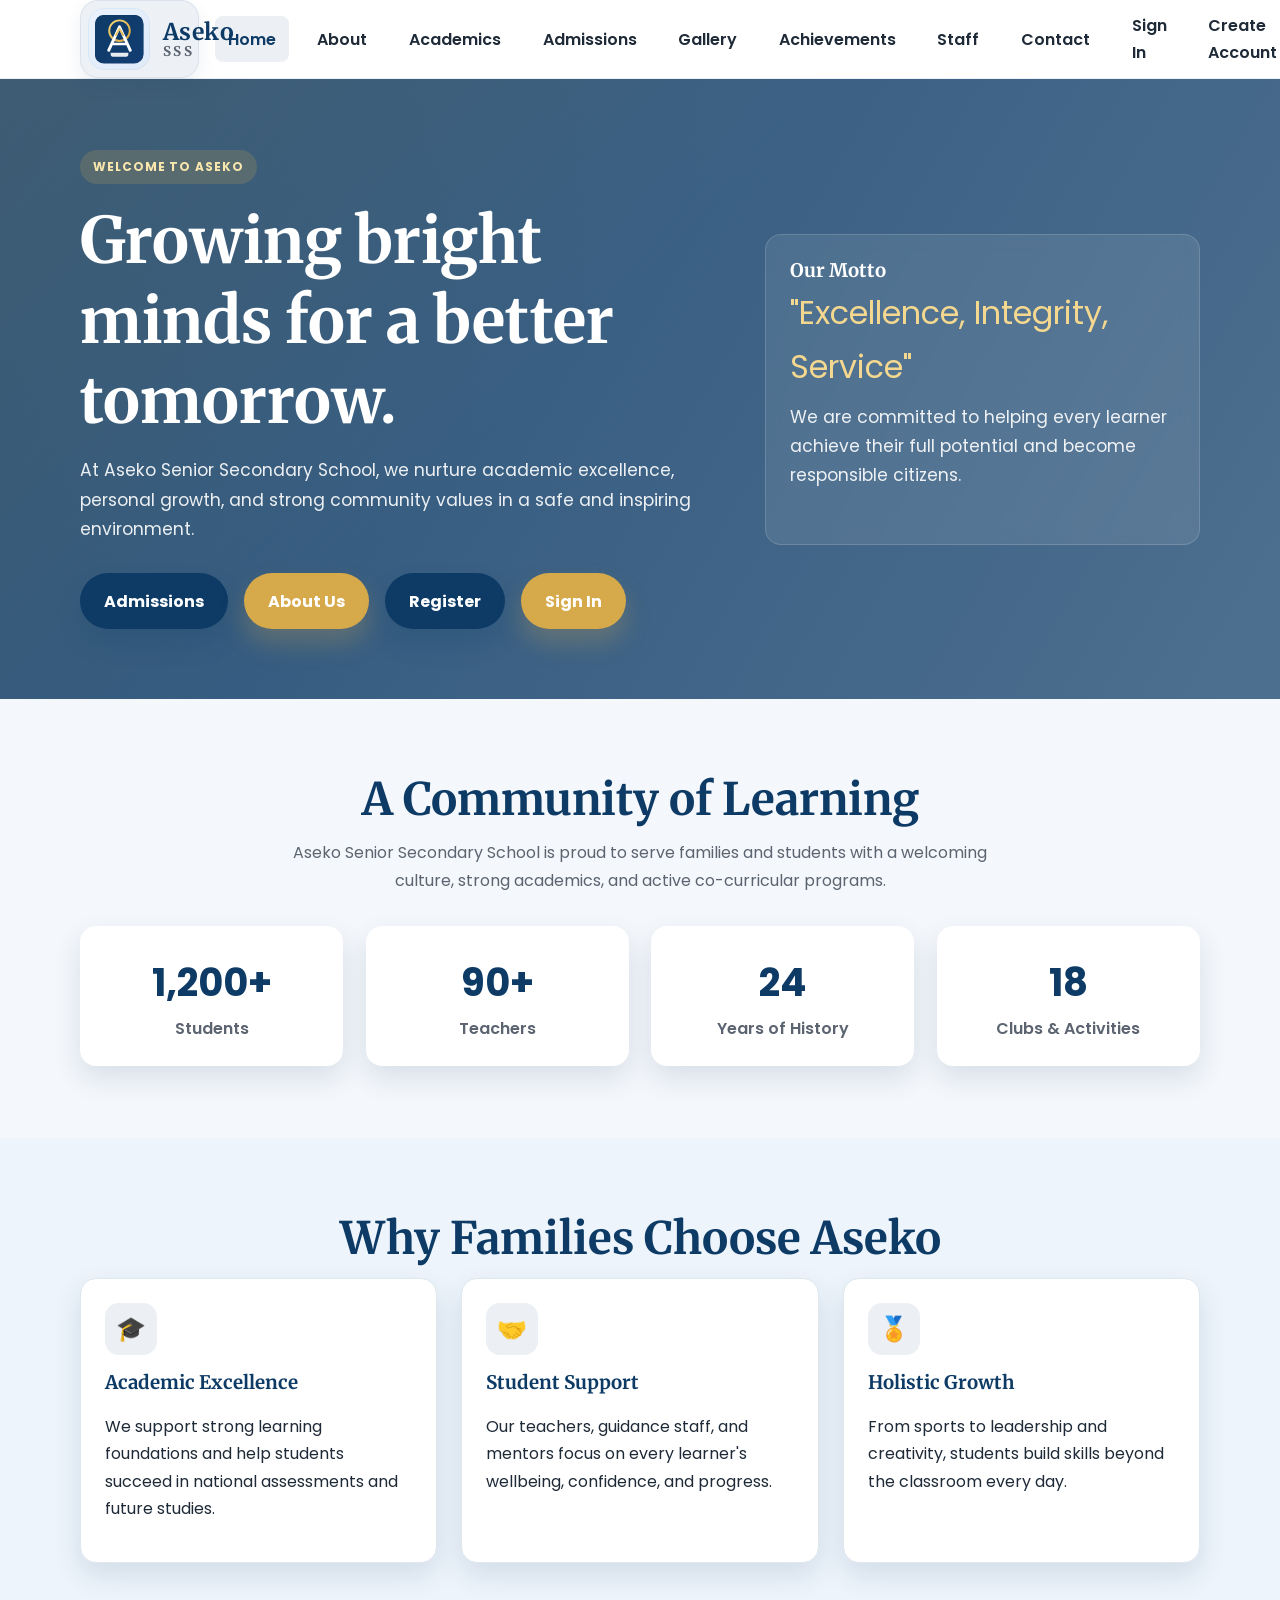
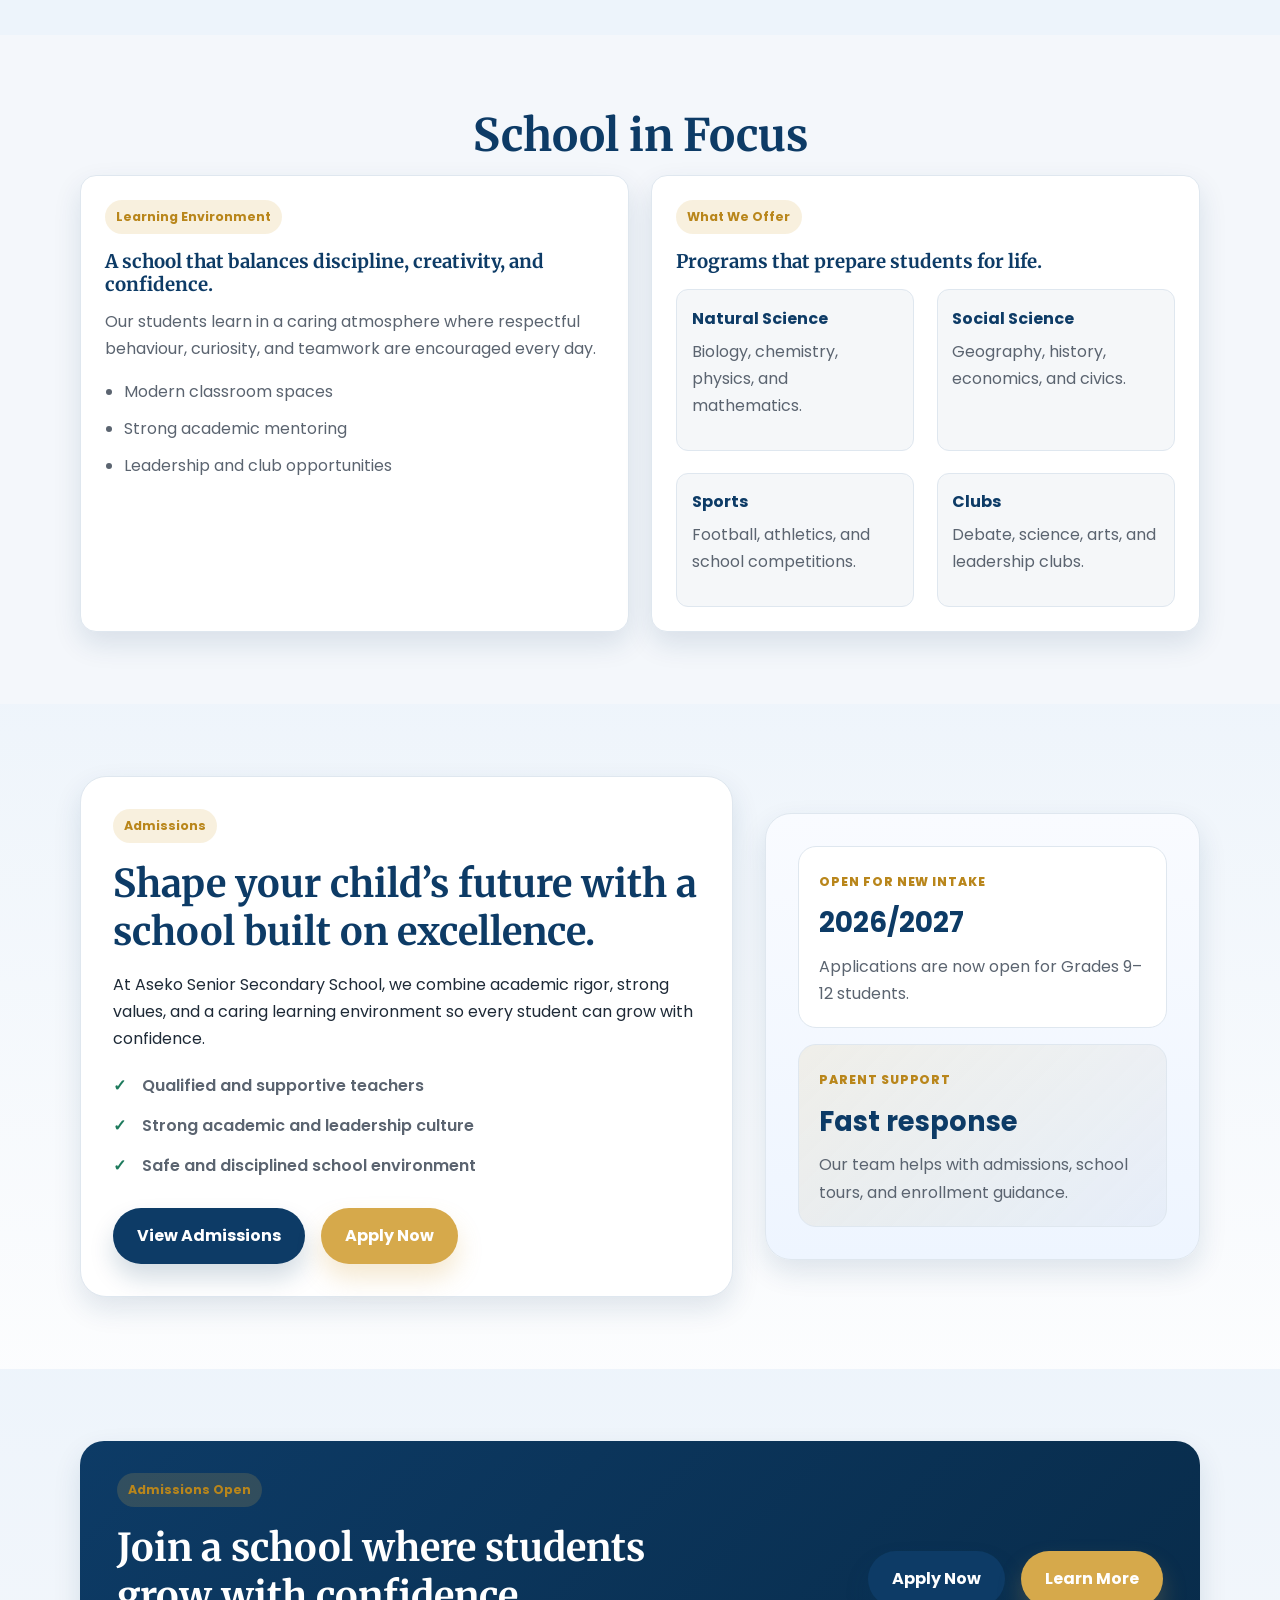
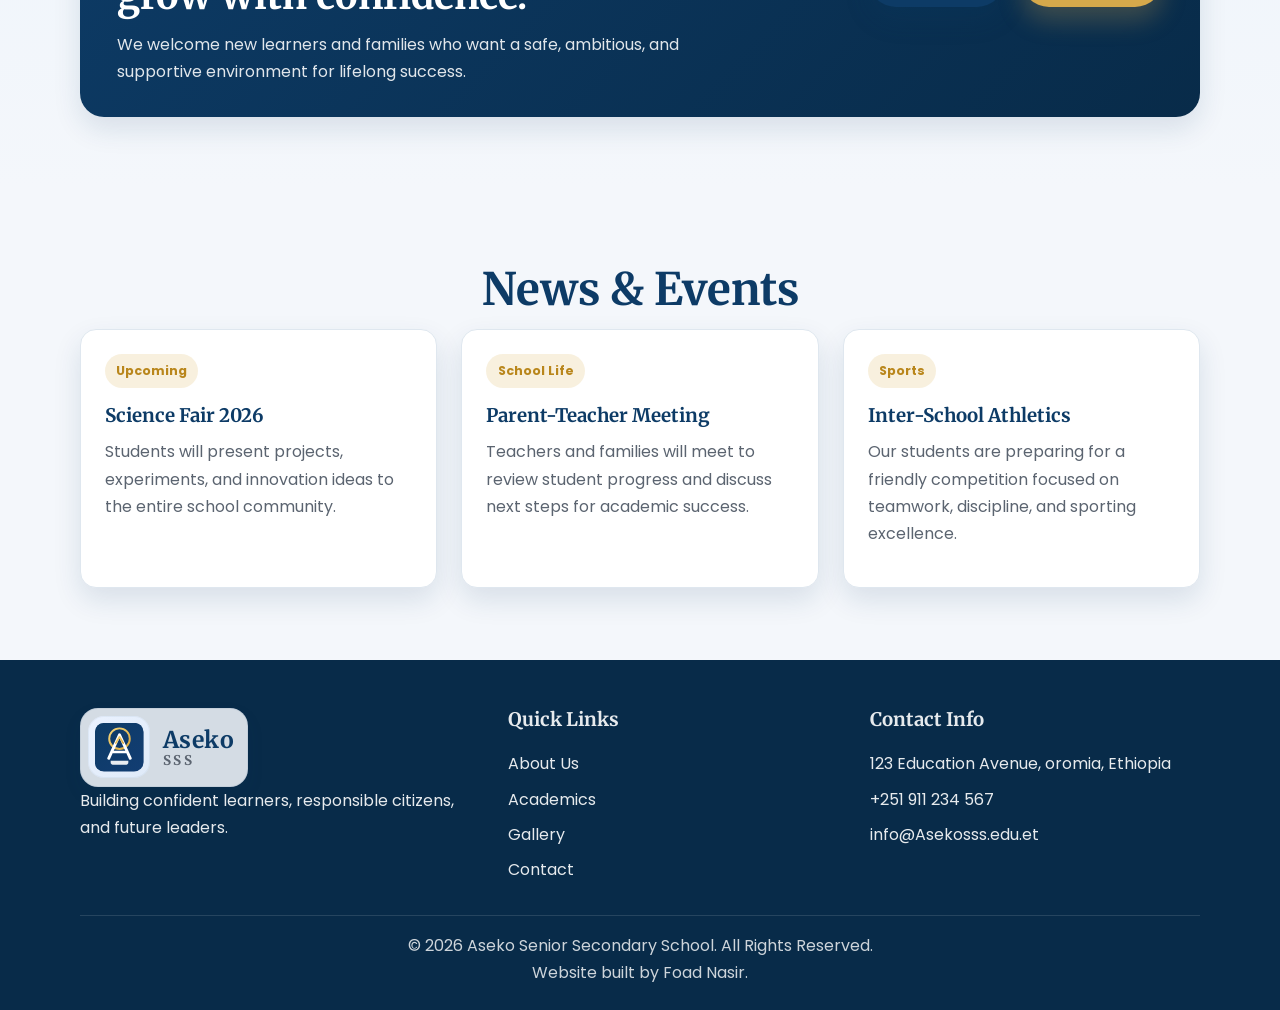
<file: index.html>
<!DOCTYPE html>
<html lang="en">
  <head>
    <meta charset="UTF-8" />
    <meta name="viewport" content="width=device-width, initial-scale=1.0" />
    <title>Aseko Senior Secondary School | Home</title>
    <meta
      name="description"
      content="Aseko Senior Secondary School welcomes students, parents, and visitors to a proud learning community focused on excellence and character."
    />
    <link rel="preconnect" href="https://fonts.googleapis.com" />
    <link rel="preconnect" href="https://fonts.gstatic.com" crossorigin />
    <link
      href="https://fonts.googleapis.com/css2?family=Merriweather:wght@700&family=Poppins:wght@400;500;600;700&display=swap"
      rel="stylesheet"
    />
    <link rel="stylesheet" href="css/style.css" />
  </head>
  <body>
    <!-- Shared header and navigation for every page -->
    <header class="site-header">
      <div class="container nav-wrap">
        <a href="index.html" class="brand" aria-label="Aseko Senior Secondary School home">
          <img src="images/logo-placeholder.svg" alt="Aseko Senior Secondary School logo" />
          <span class="brand-name"><span class="brand-line brand-line-main">Aseko</span><span class="brand-line brand-line-sub">SSS</span></span>
        </a>

        <input type="checkbox" id="nav-toggle" class="nav-toggle" />
        <label for="nav-toggle" class="nav-toggle-label" aria-label="Open navigation menu">☰</label>

        <nav class="main-nav" aria-label="Main navigation">
          <a href="index.html" class="active">Home</a>
          <a href="about.html">About</a>
          <a href="academics.html">Academics</a>
          <a href="admissions.html">Admissions</a>
          <a href="gallery.html">Gallery</a>
          <a href="achievements.html">Achievements</a>
          <a href="staff.html">Staff</a>
          <a href="contact.html">Contact</a>
          <a href="login.html">Sign In</a>
          <a href="create-account.html">Create Account</a>
        </nav>
      </div>
    </header>

    <main>
      <!-- Hero section with welcoming message and school motto -->
      <section class="hero">
        <div class="container hero-inner">
          <div class="hero-copy">
            <div class="hero-kicker">Welcome to Aseko</div>
            <h1>Growing bright minds for a better tomorrow.</h1>
            <p>
              At Aseko Senior Secondary School, we nurture academic excellence,
              personal growth, and strong community values in a safe and inspiring
              environment.
            </p>
            <div class="hero-actions">
              <a href="admissions.html" class="btn btn-primary">Admissions</a>
              <a href="about.html" class="btn btn-secondary">About Us</a>
              <a href="register.html" class="btn btn-primary">Register</a>
              <a href="login.html" class="btn btn-secondary">Sign In</a>
            </div>
          </div>

          <div class="hero-card" aria-label="School motto and mission highlight">
            <h3>Our Motto</h3>
            <div class="motto">"Excellence, Integrity, Service"</div>
            <p>
              We are committed to helping every learner achieve their full potential
              and become responsible citizens.
            </p>
          </div>
        </div>
      </section>

      <!-- Quick highlights section with important school facts -->
      <section class="section">
        <div class="container">
          <h2 class="section-title">A Community of Learning</h2>
          <p class="section-text">
            Aseko Senior Secondary School is proud to serve families and students with a
            welcoming culture, strong academics, and active co-curricular programs.
          </p>

          <div class="stats-grid">
            <div class="stat-item">
              <strong>1,200+</strong>
              <span>Students</span>
            </div>
            <div class="stat-item">
              <strong>90+</strong>
              <span>Teachers</span>
            </div>
            <div class="stat-item">
              <strong>24</strong>
              <span>Years of History</span>
            </div>
            <div class="stat-item">
              <strong>18</strong>
              <span>Clubs & Activities</span>
            </div>
          </div>
        </div>
      </section>

      <!-- School features section -->
      <section class="section" style="background: #edf4fb;">
        <div class="container">
          <h2 class="section-title">Why Families Choose Aseko</h2>
          <div class="feature-grid">
            <article class="feature-card reveal-card">
              <div class="icon">🎓</div>
              <h3>Academic Excellence</h3>
              <p>
                We support strong learning foundations and help students succeed in national
                assessments and future studies.
              </p>
            </article>

            <article class="feature-card reveal-card">
              <div class="icon">🤝</div>
              <h3>Student Support</h3>
              <p>
                Our teachers, guidance staff, and mentors focus on every learner's wellbeing,
                confidence, and progress.
              </p>
            </article>

            <article class="feature-card reveal-card">
              <div class="icon">🏅</div>
              <h3>Holistic Growth</h3>
              <p>
                From sports to leadership and creativity, students build skills beyond the
                classroom every day.
              </p>
            </article>
          </div>
        </div>
      </section>

      <section class="section">
        <div class="container">
          <h2 class="section-title">School in Focus</h2>
          <div class="info-grid">
            <div class="card discover-panel reveal-card">
              <span class="badge">Learning Environment</span>
              <h3>A school that balances discipline, creativity, and confidence.</h3>
              <p>
                Our students learn in a caring atmosphere where respectful behaviour, curiosity,
                and teamwork are encouraged every day.
              </p>
              <ul class="mini-list">
                <li>Modern classroom spaces</li>
                <li>Strong academic mentoring</li>
                <li>Leadership and club opportunities</li>
              </ul>
            </div>

            <div class="card highlight-panel reveal-card">
              <span class="badge">What We Offer</span>
              <h3>Programs that prepare students for life.</h3>
              <div class="mini-grid">
                <div>
                  <strong>Natural Science</strong>
                  <p>Biology, chemistry, physics, and mathematics.</p>
                </div>
                <div>
                  <strong>Social Science</strong>
                  <p>Geography, history, economics, and civics.</p>
                </div>
                <div>
                  <strong>Sports</strong>
                  <p>Football, athletics, and school competitions.</p>
                </div>
                <div>
                  <strong>Clubs</strong>
                  <p>Debate, science, arts, and leadership clubs.</p>
                </div>
              </div>
            </div>
          </div>
        </div>
      </section>

      <section class="section premium-highlight">
        <div class="container split-showcase">
          <div class="showcase-copy reveal-card">
            <span class="badge">Admissions</span>
            <h2>Shape your child’s future with a school built on excellence.</h2>
            <p>
              At Aseko Senior Secondary School, we combine academic rigor, strong values, and a caring
              learning environment so every student can grow with confidence.
            </p>
            <ul class="check-list">
              <li>Qualified and supportive teachers</li>
              <li>Strong academic and leadership culture</li>
              <li>Safe and disciplined school environment</li>
            </ul>
            <div class="hero-actions">
              <a href="admissions.html" class="btn btn-primary">View Admissions</a>
              <a href="register.html" class="btn btn-secondary">Apply Now</a>
            </div>
          </div>

          <div class="showcase-card reveal-card">
            <div class="mini-stat">
              <span class="mini-label">Open for new intake</span>
              <strong>2026/2027</strong>
              <p>Applications are now open for Grades 9–12 students.</p>
            </div>
            <div class="mini-stat alt">
              <span class="mini-label">Parent support</span>
              <strong>Fast response</strong>
              <p>Our team helps with admissions, school tours, and enrollment guidance.</p>
            </div>
          </div>
        </div>
      </section>

      <section class="section cta-spotlight">
        <div class="container">
          <div class="cta-banner reveal-card">
            <div>
              <span class="badge">Admissions Open</span>
              <h2>Join a school where students grow with confidence.</h2>
              <p>
                We welcome new learners and families who want a safe, ambitious, and supportive
                environment for lifelong success.
              </p>
            </div>
            <div class="cta-actions">
              <a href="register.html" class="btn btn-primary">Apply Now</a>
              <a href="about.html" class="btn btn-secondary">Learn More</a>
            </div>
          </div>
        </div>
      </section>

      <!-- News and events preview section -->
      <section class="section">
        <div class="container">
          <h2 class="section-title">News & Events</h2>
          <div class="news-grid">
            <article class="card">
              <span class="badge">Upcoming</span>
              <h3>Science Fair 2026</h3>
              <p>
                Students will present projects, experiments, and innovation ideas to the entire
                school community.
              </p>
            </article>

            <article class="card">
              <span class="badge">School Life</span>
              <h3>Parent-Teacher Meeting</h3>
              <p>
                Teachers and families will meet to review student progress and discuss next steps
                for academic success.
              </p>
            </article>

            <article class="card">
              <span class="badge">Sports</span>
              <h3>Inter-School Athletics</h3>
              <p>
                Our students are preparing for a friendly competition focused on teamwork,
                discipline, and sporting excellence.
              </p>
            </article>
          </div>
        </div>
      </section>
    </main>

    <!-- Shared footer on every page -->
    <footer class="site-footer">
      <div class="container">
        <div class="footer-grid">
          <div>
            <a href="index.html" class="brand" aria-label="Aseko Senior Secondary School home">
              <img src="images/logo-placeholder.svg" alt="Aseko Senior Secondary School logo" />
              <span class="brand-name"><span class="brand-line brand-line-main">Aseko</span><span class="brand-line brand-line-sub">SSS</span></span>
            </a>
            <p>
              Building confident learners, responsible citizens, and future leaders.
            </p>
          </div>

          <div>
            <h3>Quick Links</h3>
            <ul class="footer-links">
              <li><a href="about.html">About Us</a></li>
              <li><a href="academics.html">Academics</a></li>
              <li><a href="gallery.html">Gallery</a></li>
              <li><a href="contact.html">Contact</a></li>
            </ul>
          </div>

          <div>
            <h3>Contact Info</h3>
            <ul class="footer-links">
              <li>123 Education Avenue, oromia, Ethiopia</li>
              <li>+251 911 234 567</li>
              <li>info@Asekosss.edu.et</li>
            </ul>
          </div>
        </div>

        <div class="footer-bottom">
          &copy; 2026 Aseko Senior Secondary School. All Rights Reserved.<br>
          Website built by Foad Nasir.
        </div>
      </div>
    </footer>
  </body>
</html>
</file>
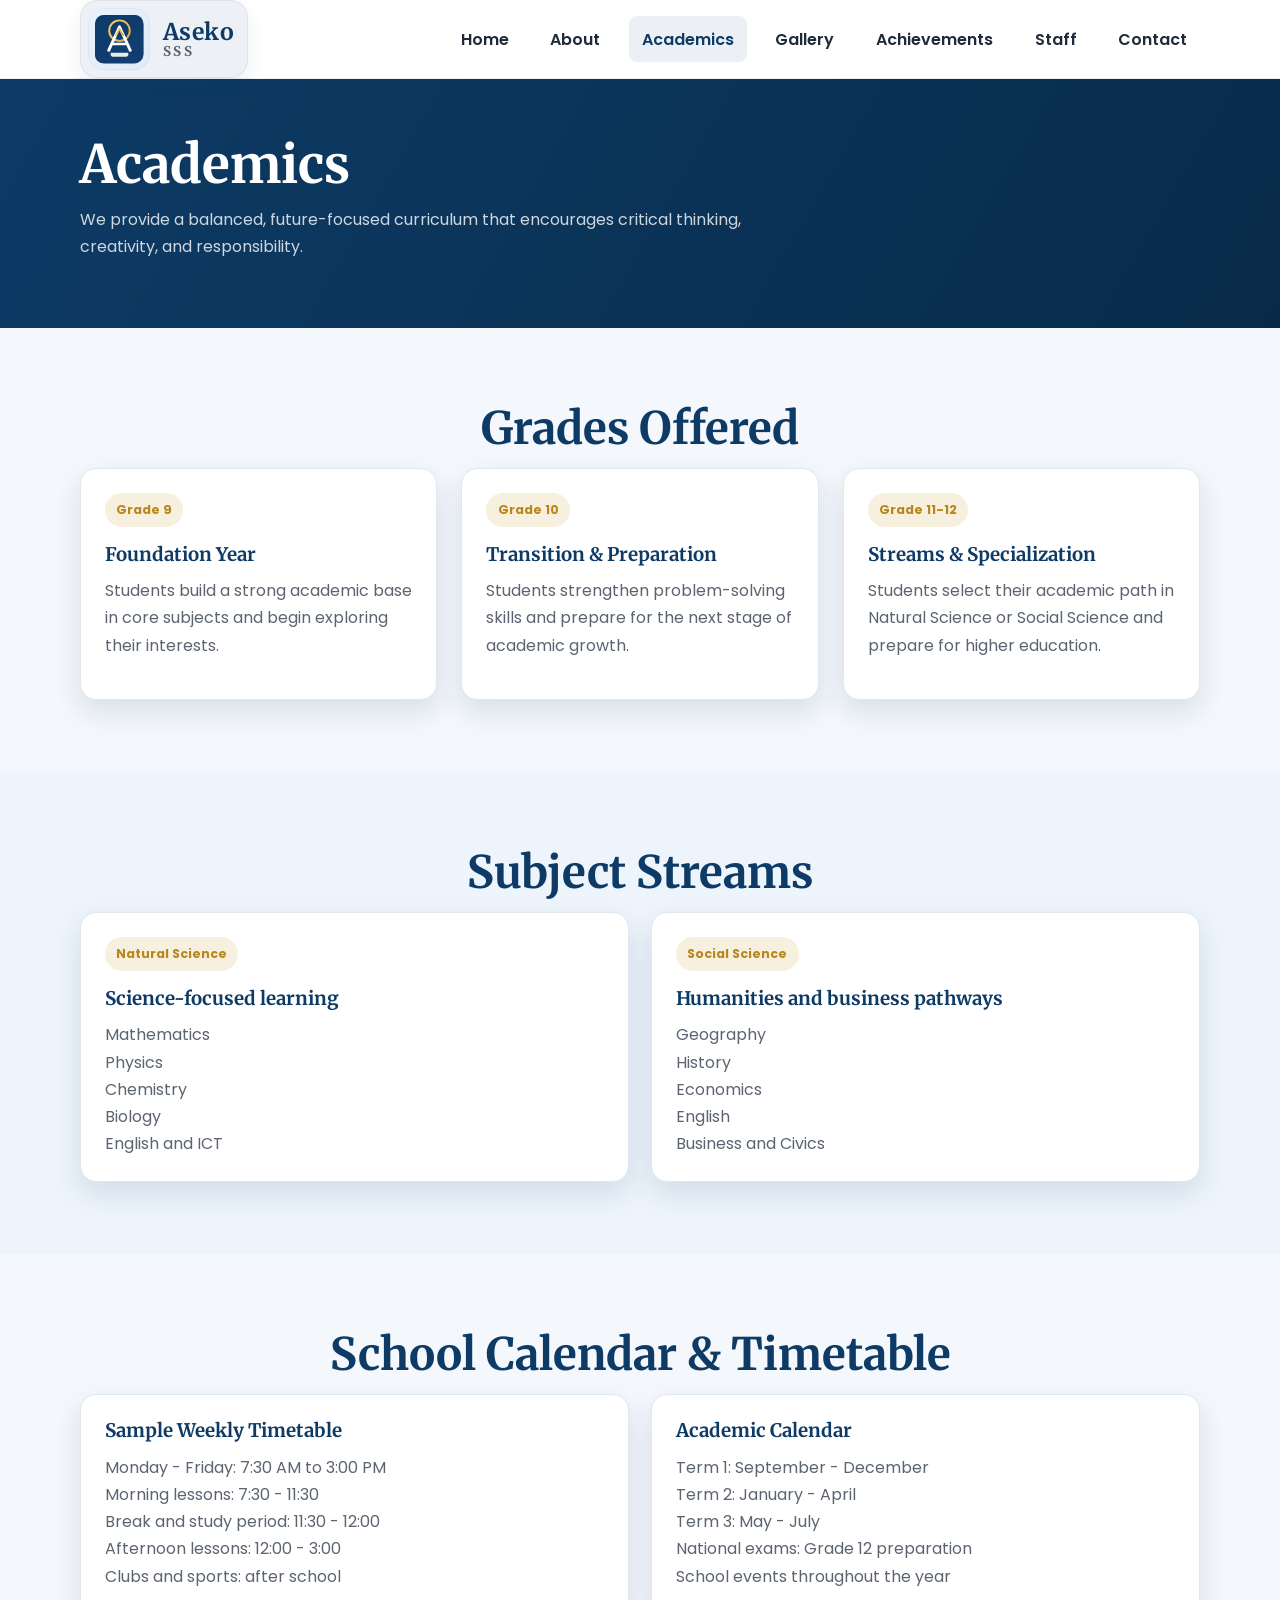
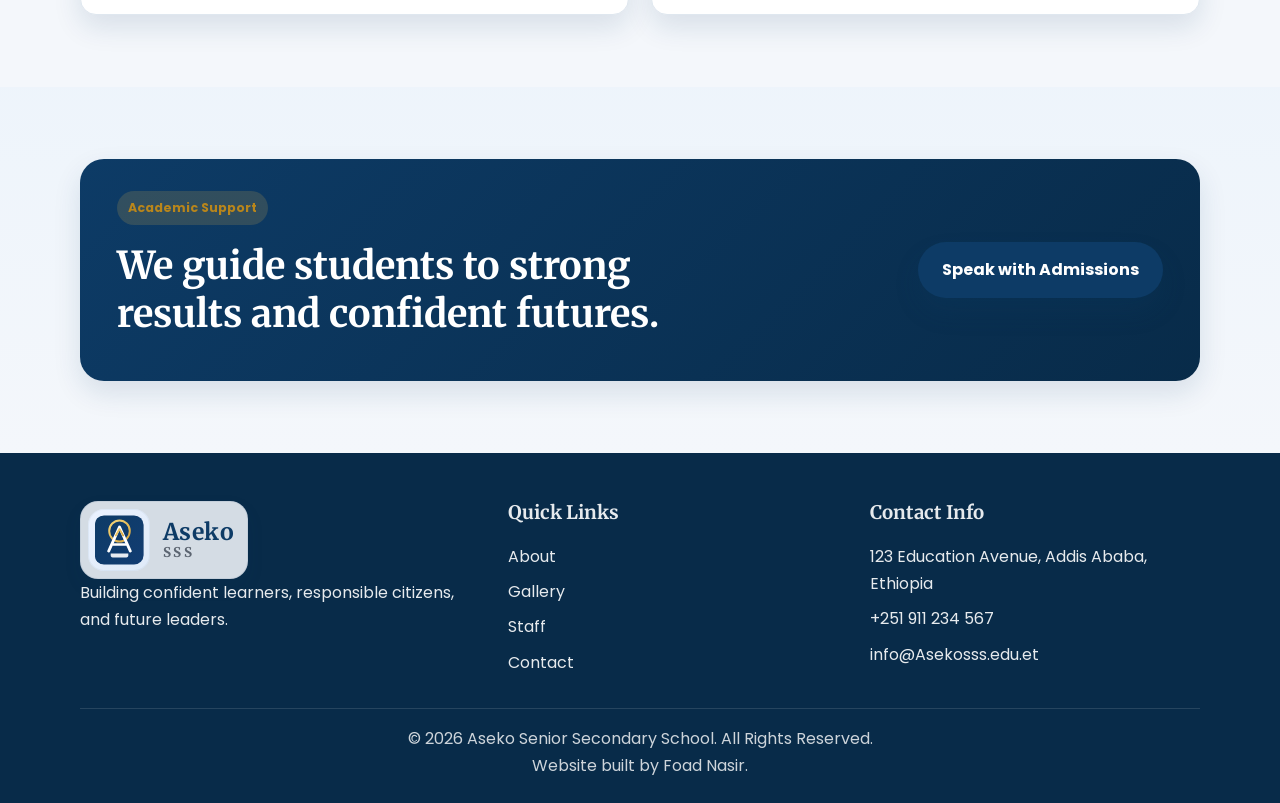
<file: academics.html>
<!DOCTYPE html>
<html lang="en">
  <head>
    <meta charset="UTF-8" />
    <meta name="viewport" content="width=device-width, initial-scale=1.0" />
    <title>Academics | Aseko Senior Secondary School</title>
    <meta
      name="description"
      content="Explore the academic programs, grade levels, subject streams, and calendar at Aseko Senior Secondary School."
    />
    <link rel="preconnect" href="https://fonts.googleapis.com" />
    <link rel="preconnect" href="https://fonts.gstatic.com" crossorigin />
    <link
      href="https://fonts.googleapis.com/css2?family=Merriweather:wght@700&family=Poppins:wght@400;500;600;700&display=swap"
      rel="stylesheet"
    />
    <link rel="stylesheet" href="css/style.css" />
  </head>
  <body>
    <header class="site-header">
      <div class="container nav-wrap">
        <a href="index.html" class="brand" aria-label="Aseko Senior Secondary School home">
          <img src="images/logo-placeholder.svg" alt="Aseko Senior Secondary School logo" />
          <span class="brand-name"><span class="brand-line brand-line-main">Aseko</span><span class="brand-line brand-line-sub">SSS</span></span>
        </a>

        <input type="checkbox" id="nav-toggle" class="nav-toggle" />
        <label for="nav-toggle" class="nav-toggle-label" aria-label="Open navigation menu">☰</label>

        <nav class="main-nav" aria-label="Main navigation">
          <a href="index.html">Home</a>
          <a href="about.html">About</a>
          <a href="academics.html" class="active">Academics</a>
          <a href="gallery.html">Gallery</a>
          <a href="achievements.html">Achievements</a>
          <a href="staff.html">Staff</a>
          <a href="contact.html">Contact</a>
        </nav>
      </div>
    </header>

    <main>
      <!-- Academic banner -->
      <section class="page-banner">
        <div class="container">
          <h1>Academics</h1>
          <p>
            We provide a balanced, future-focused curriculum that encourages critical thinking, creativity, and responsibility.
          </p>
        </div>
      </section>

      <!-- Grade structure section -->
      <section class="section">
        <div class="container">
          <h2 class="section-title">Grades Offered</h2>
          <div class="value-grid">
            <article class="card">
              <span class="badge">Grade 9</span>
              <h3>Foundation Year</h3>
              <p>Students build a strong academic base in core subjects and begin exploring their interests.</p>
            </article>

            <article class="card">
              <span class="badge">Grade 10</span>
              <h3>Transition & Preparation</h3>
              <p>Students strengthen problem-solving skills and prepare for the next stage of academic growth.</p>
            </article>

            <article class="card">
              <span class="badge">Grade 11-12</span>
              <h3>Streams & Specialization</h3>
              <p>Students select their academic path in Natural Science or Social Science and prepare for higher education.</p>
            </article>
          </div>
        </div>
      </section>

      <!-- Subject streams -->
      <section class="section" style="background: #edf4fb;">
        <div class="container">
          <h2 class="section-title">Subject Streams</h2>

          <div class="info-grid">
            <article class="card">
              <span class="badge">Natural Science</span>
              <h3>Science-focused learning</h3>
              <ul>
                <li>Mathematics</li>
                <li>Physics</li>
                <li>Chemistry</li>
                <li>Biology</li>
                <li>English and ICT</li>
              </ul>
            </article>

            <article class="card">
              <span class="badge">Social Science</span>
              <h3>Humanities and business pathways</h3>
              <ul>
                <li>Geography</li>
                <li>History</li>
                <li>Economics</li>
                <li>English</li>
                <li>Business and Civics</li>
              </ul>
            </article>
          </div>
        </div>
      </section>

      <!-- Attendance and timetable section -->
      <section class="section">
        <div class="container">
          <h2 class="section-title">School Calendar & Timetable</h2>
          <div class="info-grid">
            <article class="card reveal-card">
              <h3>Sample Weekly Timetable</h3>
              <ul>
                <li>Monday - Friday: 7:30 AM to 3:00 PM</li>
                <li>Morning lessons: 7:30 - 11:30</li>
                <li>Break and study period: 11:30 - 12:00</li>
                <li>Afternoon lessons: 12:00 - 3:00</li>
                <li>Clubs and sports: after school</li>
              </ul>
            </article>

            <article class="card reveal-card">
              <h3>Academic Calendar</h3>
              <ul>
                <li>Term 1: September - December</li>
                <li>Term 2: January - April</li>
                <li>Term 3: May - July</li>
                <li>National exams: Grade 12 preparation</li>
                <li>School events throughout the year</li>
              </ul>
            </article>
          </div>
        </div>
      </section>

      <section class="section cta-spotlight">
        <div class="container">
          <div class="cta-banner reveal-card">
            <div>
              <span class="badge">Academic Support</span>
              <h2>We guide students to strong results and confident futures.</h2>
            </div>
            <div class="cta-actions">
              <a href="contact.html" class="btn btn-primary">Speak with Admissions</a>
            </div>
          </div>
        </div>
      </section>
    </main>

    <footer class="site-footer">
      <div class="container">
        <div class="footer-grid">
          <div>
            <a href="index.html" class="brand" aria-label="Aseko Senior Secondary School home">
              <img src="images/logo-placeholder.svg" alt="Aseko Senior Secondary School logo" />
              <span class="brand-name"><span class="brand-line brand-line-main">Aseko</span><span class="brand-line brand-line-sub">SSS</span></span>
            </a>
            <p>Building confident learners, responsible citizens, and future leaders.</p>
          </div>

          <div>
            <h3>Quick Links</h3>
            <ul class="footer-links">
              <li><a href="about.html">About</a></li>
              <li><a href="gallery.html">Gallery</a></li>
              <li><a href="staff.html">Staff</a></li>
              <li><a href="contact.html">Contact</a></li>
            </ul>
          </div>

          <div>
            <h3>Contact Info</h3>
            <ul class="footer-links">
              <li>123 Education Avenue, Addis Ababa, Ethiopia</li>
              <li>+251 911 234 567</li>
              <li>info@Asekosss.edu.et</li>
            </ul>
          </div>
        </div>

        <div class="footer-bottom">
          &copy; 2026 Aseko Senior Secondary School. All Rights Reserved.<br>
          Website built by Foad Nasir.
        </div>
      </div>
    </footer>
  </body>
</html>
</file>
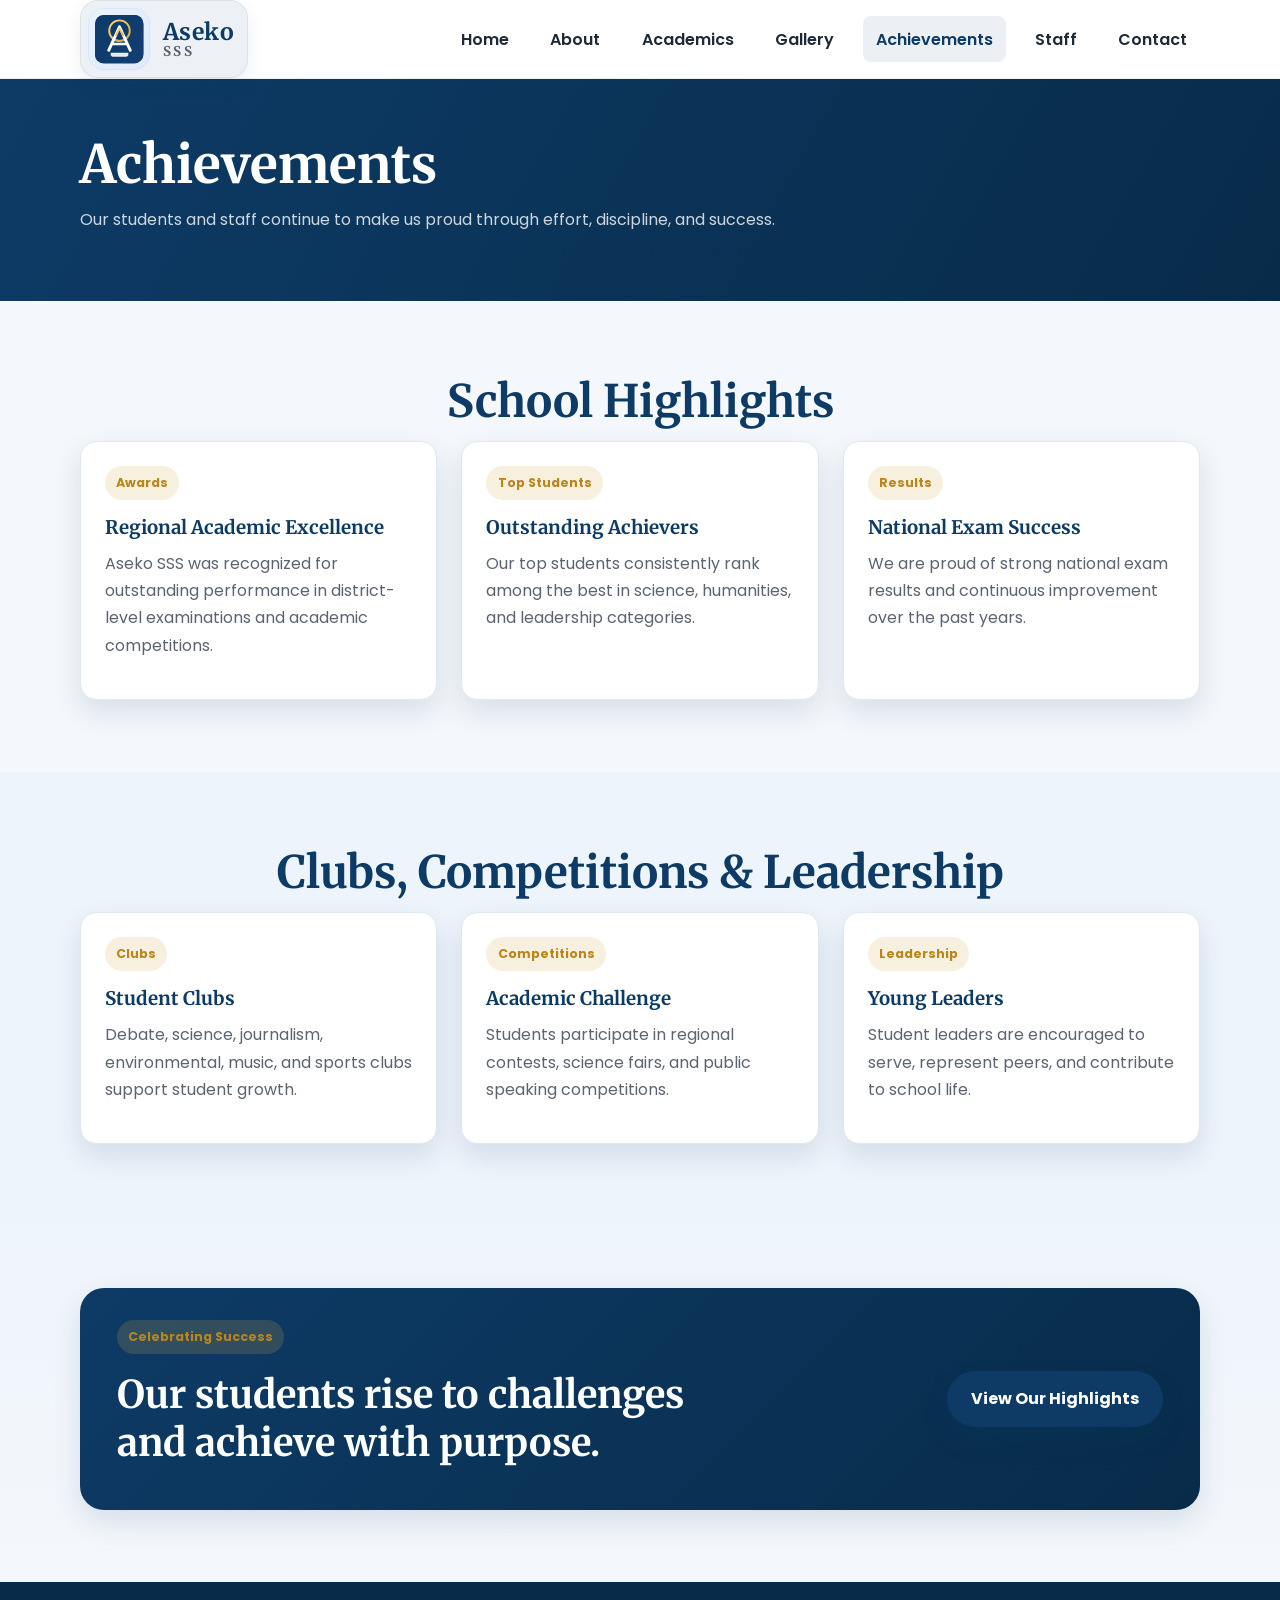
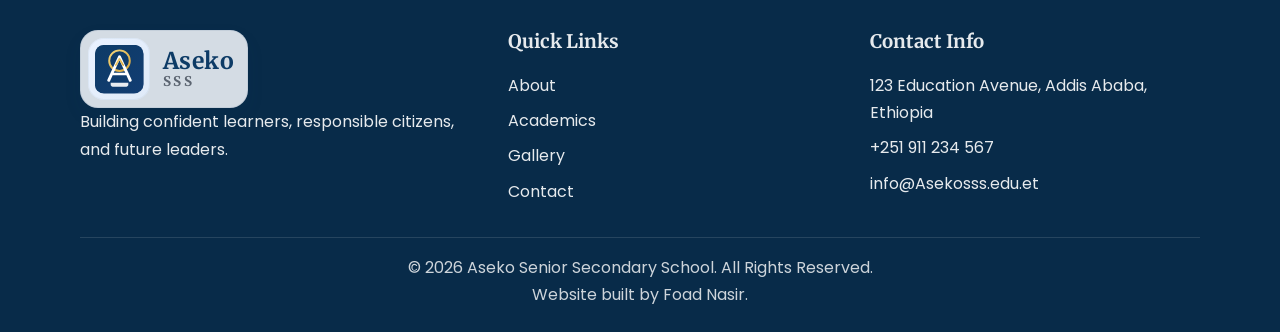
<file: achievements.html>
<!DOCTYPE html>
<html lang="en">
  <head>
    <meta charset="UTF-8" />
    <meta name="viewport" content="width=device-width, initial-scale=1.0" />
    <title>Achievements | Aseko Senior Secondary School</title>
    <meta
      name="description"
      content="See Aseko Senior Secondary School's awards, outstanding students, exam results, clubs, and competitions."
    />
    <link rel="preconnect" href="https://fonts.googleapis.com" />
    <link rel="preconnect" href="https://fonts.gstatic.com" crossorigin />
    <link
      href="https://fonts.googleapis.com/css2?family=Merriweather:wght@700&family=Poppins:wght@400;500;600;700&display=swap"
      rel="stylesheet"
    />
    <link rel="stylesheet" href="css/style.css" />
  </head>
  <body>
    <header class="site-header">
      <div class="container nav-wrap">
        <a href="index.html" class="brand" aria-label="Aseko Senior Secondary School home">
          <img src="images/logo-placeholder.svg" alt="Aseko Senior Secondary School logo" />
          <span class="brand-name"><span class="brand-line brand-line-main">Aseko</span><span class="brand-line brand-line-sub">SSS</span></span>
        </a>

        <input type="checkbox" id="nav-toggle" class="nav-toggle" />
        <label for="nav-toggle" class="nav-toggle-label" aria-label="Open navigation menu">☰</label>

        <nav class="main-nav" aria-label="Main navigation">
          <a href="index.html">Home</a>
          <a href="about.html">About</a>
          <a href="academics.html">Academics</a>
          <a href="gallery.html">Gallery</a>
          <a href="achievements.html" class="active">Achievements</a>
          <a href="staff.html">Staff</a>
          <a href="contact.html">Contact</a>
        </nav>
      </div>
    </header>

    <main>
      <section class="page-banner">
        <div class="container">
          <h1>Achievements</h1>
          <p>
            Our students and staff continue to make us proud through effort, discipline, and success.
          </p>
        </div>
      </section>

      <section class="section">
        <div class="container">
          <h2 class="section-title">School Highlights</h2>
          <div class="achievement-grid">
            <article class="card reveal-card">
              <span class="badge">Awards</span>
              <h3>Regional Academic Excellence</h3>
              <p>Aseko SSS was recognized for outstanding performance in district-level examinations and academic competitions.</p>
            </article>

            <article class="card reveal-card">
              <span class="badge">Top Students</span>
              <h3>Outstanding Achievers</h3>
              <p>Our top students consistently rank among the best in science, humanities, and leadership categories.</p>
            </article>

            <article class="card reveal-card">
              <span class="badge">Results</span>
              <h3>National Exam Success</h3>
              <p>We are proud of strong national exam results and continuous improvement over the past years.</p>
            </article>
          </div>
        </div>
      </section>

      <section class="section" style="background: #edf4fb;">
        <div class="container">
          <h2 class="section-title">Clubs, Competitions & Leadership</h2>
          <div class="value-grid">
            <article class="card reveal-card">
              <span class="badge">Clubs</span>
              <h3>Student Clubs</h3>
              <p>Debate, science, journalism, environmental, music, and sports clubs support student growth.</p>
            </article>

            <article class="card reveal-card">
              <span class="badge">Competitions</span>
              <h3>Academic Challenge</h3>
              <p>Students participate in regional contests, science fairs, and public speaking competitions.</p>
            </article>

            <article class="card reveal-card">
              <span class="badge">Leadership</span>
              <h3>Young Leaders</h3>
              <p>Student leaders are encouraged to serve, represent peers, and contribute to school life.</p>
            </article>
          </div>
        </div>
      </section>

      <section class="section cta-spotlight">
        <div class="container">
          <div class="cta-banner reveal-card">
            <div>
              <span class="badge">Celebrating Success</span>
              <h2>Our students rise to challenges and achieve with purpose.</h2>
            </div>
            <div class="cta-actions">
              <a href="gallery.html" class="btn btn-primary">View Our Highlights</a>
            </div>
          </div>
        </div>
      </section>
    </main>

    <footer class="site-footer">
      <div class="container">
        <div class="footer-grid">
          <div>
            <a href="index.html" class="brand" aria-label="Aseko Senior Secondary School home">
              <img src="images/logo-placeholder.svg" alt="Aseko Senior Secondary School logo" />
              <span class="brand-name"><span class="brand-line brand-line-main">Aseko</span><span class="brand-line brand-line-sub">SSS</span></span>
            </a>
            <p>Building confident learners, responsible citizens, and future leaders.</p>
          </div>

          <div>
            <h3>Quick Links</h3>
            <ul class="footer-links">
              <li><a href="about.html">About</a></li>
              <li><a href="academics.html">Academics</a></li>
              <li><a href="gallery.html">Gallery</a></li>
              <li><a href="contact.html">Contact</a></li>
            </ul>
          </div>

          <div>
            <h3>Contact Info</h3>
            <ul class="footer-links">
              <li>123 Education Avenue, Addis Ababa, Ethiopia</li>
              <li>+251 911 234 567</li>
              <li>info@Asekosss.edu.et</li>
            </ul>
          </div>
        </div>

        <div class="footer-bottom">
          &copy; 2026 Aseko Senior Secondary School. All Rights Reserved.<br>
          Website built by Foad Nasir.
        </div>
      </div>
    </footer>
  </body>
</html>
</file>
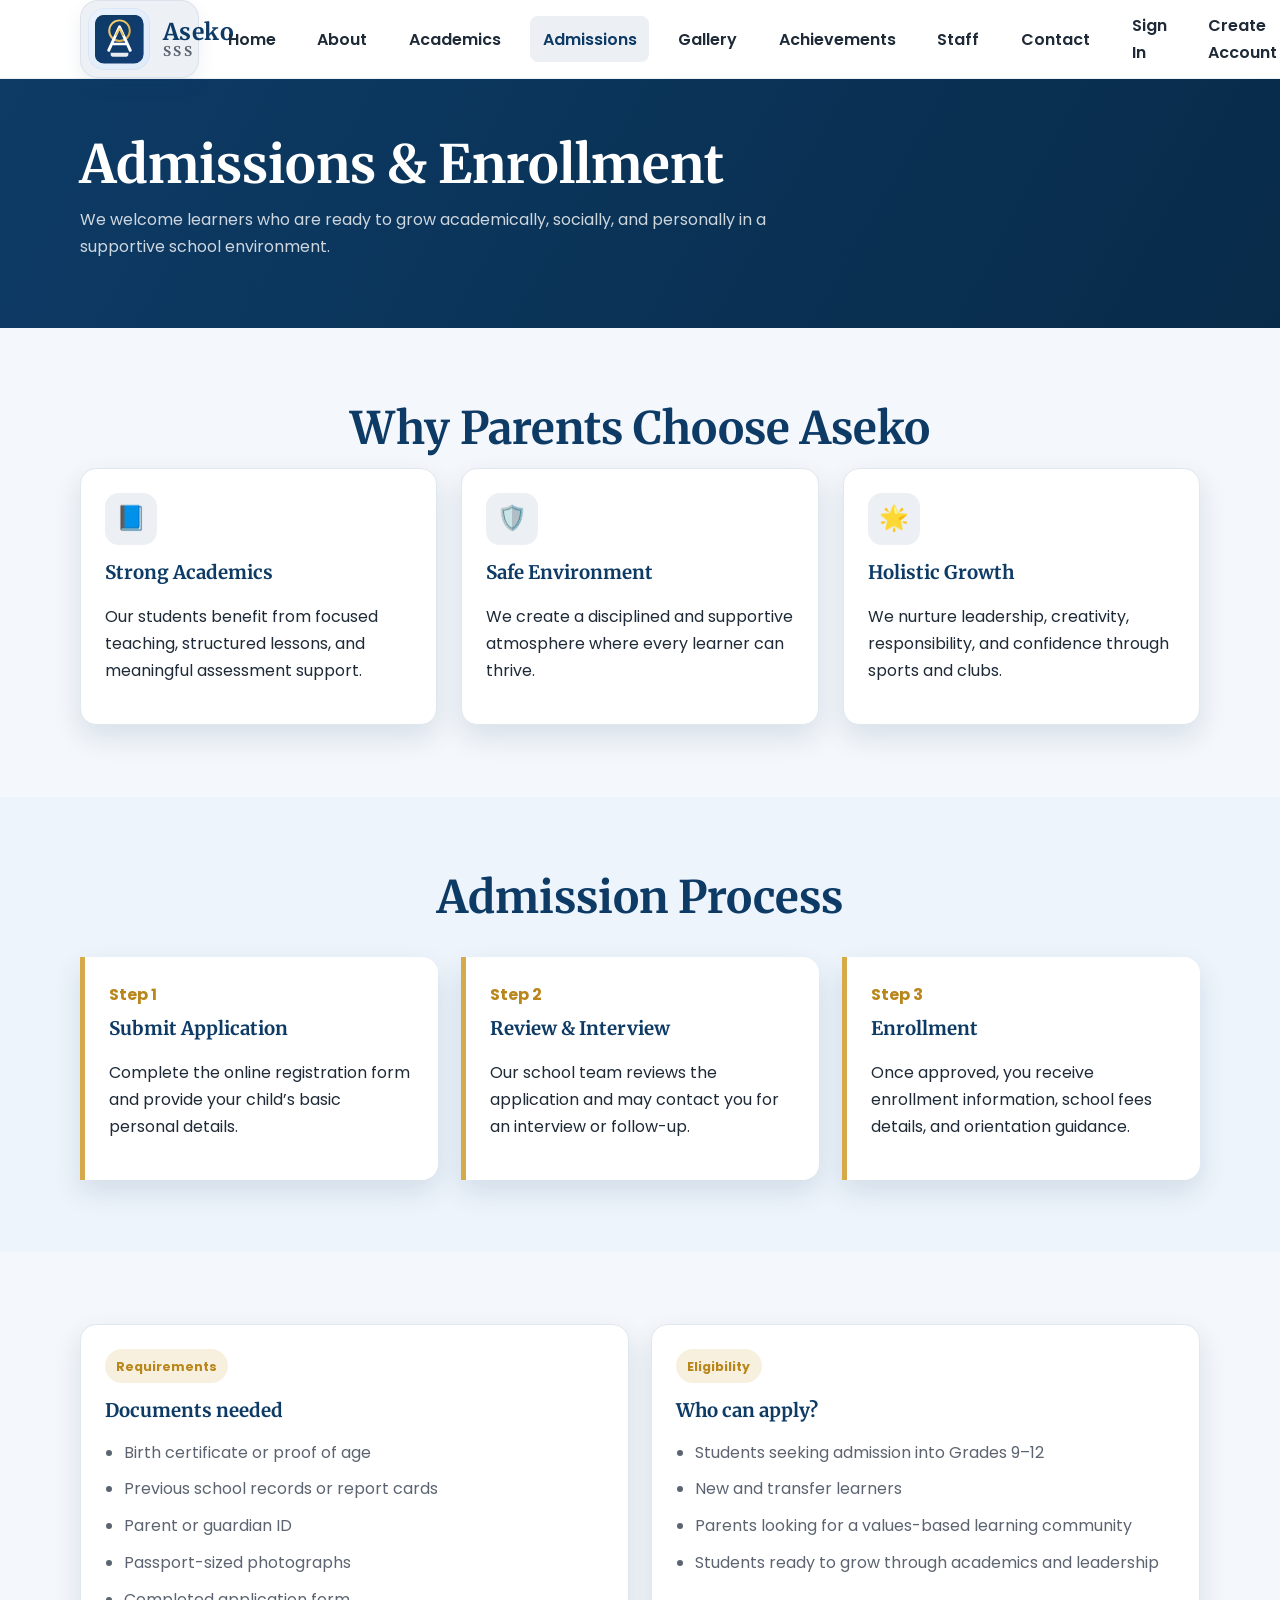
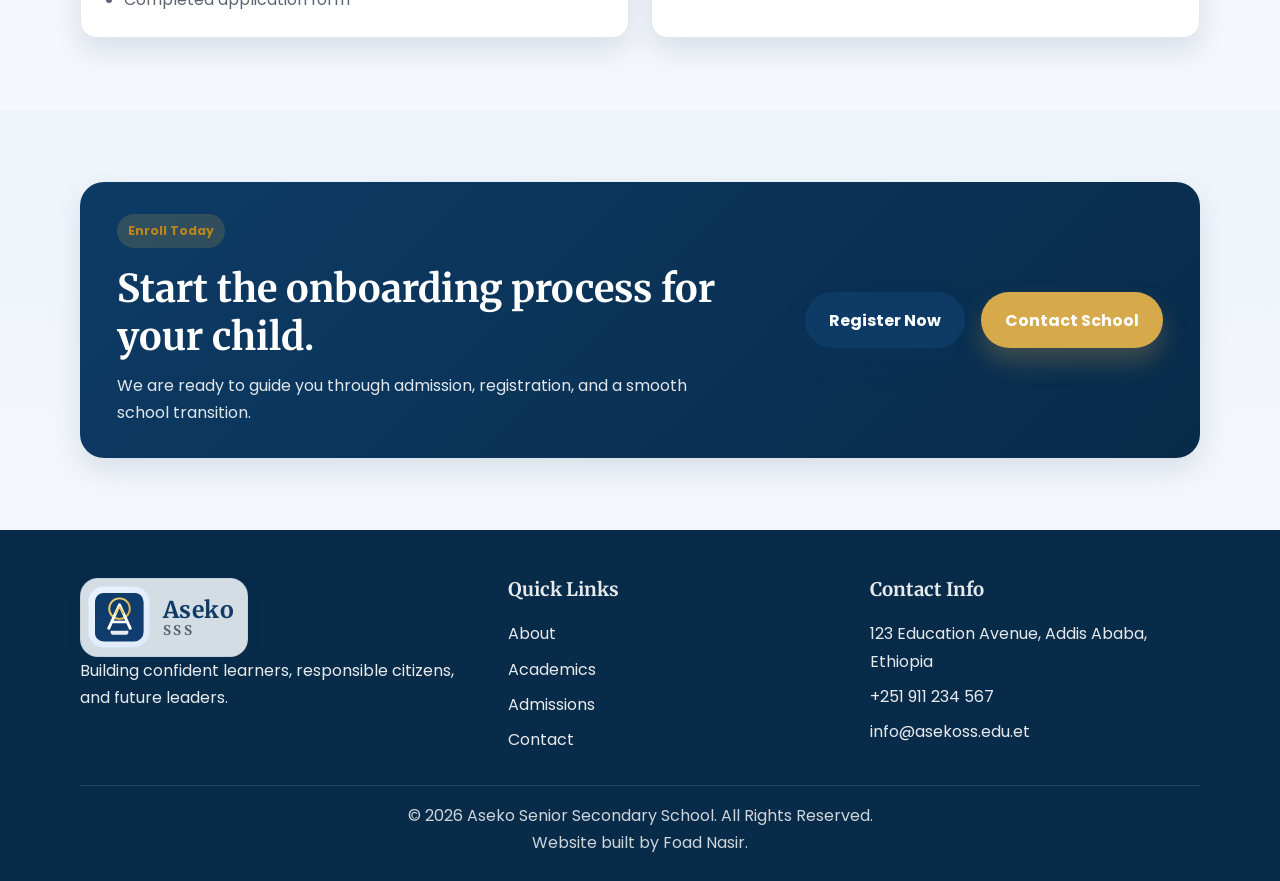
<file: admissions.html>
<!DOCTYPE html>
<html lang="en">
  <head>
    <meta charset="UTF-8" />
    <meta name="viewport" content="width=device-width, initial-scale=1.0" />
    <title>Admissions | Aseko Senior Secondary School</title>
    <meta
      name="description"
      content="Explore admissions, eligibility, application steps, and enrollment information at Aseko Senior Secondary School."
    />
    <link rel="preconnect" href="https://fonts.googleapis.com" />
    <link rel="preconnect" href="https://fonts.gstatic.com" crossorigin />
    <link
      href="https://fonts.googleapis.com/css2?family=Merriweather:wght@700&family=Poppins:wght@400;500;600;700&display=swap"
      rel="stylesheet"
    />
    <link rel="stylesheet" href="css/style.css" />
  </head>
  <body>
    <header class="site-header">
      <div class="container nav-wrap">
        <a href="index.html" class="brand" aria-label="Aseko Senior Secondary School home">
          <img src="images/logo-placeholder.svg" alt="Aseko Senior Secondary School logo" />
          <span class="brand-name"><span class="brand-line brand-line-main">Aseko</span><span class="brand-line brand-line-sub">SSS</span></span>
        </a>

        <input type="checkbox" id="nav-toggle" class="nav-toggle" />
        <label for="nav-toggle" class="nav-toggle-label" aria-label="Open navigation menu">☰</label>

        <nav class="main-nav" aria-label="Main navigation">
          <a href="index.html">Home</a>
          <a href="about.html">About</a>
          <a href="academics.html">Academics</a>
          <a href="admissions.html" class="active">Admissions</a>
          <a href="gallery.html">Gallery</a>
          <a href="achievements.html">Achievements</a>
          <a href="staff.html">Staff</a>
          <a href="contact.html">Contact</a>
          <a href="login.html">Sign In</a>
          <a href="create-account.html">Create Account</a>
        </nav>
      </div>
    </header>

    <main>
      <section class="page-banner">
        <div class="container">
          <h1>Admissions & Enrollment</h1>
          <p>
            We welcome learners who are ready to grow academically, socially, and personally in a supportive school environment.
          </p>
        </div>
      </section>

      <section class="section">
        <div class="container">
          <h2 class="section-title">Why Parents Choose Aseko</h2>
          <div class="feature-grid">
            <article class="feature-card reveal-card">
              <div class="icon">📘</div>
              <h3>Strong Academics</h3>
              <p>Our students benefit from focused teaching, structured lessons, and meaningful assessment support.</p>
            </article>

            <article class="feature-card reveal-card">
              <div class="icon">🛡️</div>
              <h3>Safe Environment</h3>
              <p>We create a disciplined and supportive atmosphere where every learner can thrive.</p>
            </article>

            <article class="feature-card reveal-card">
              <div class="icon">🌟</div>
              <h3>Holistic Growth</h3>
              <p>We nurture leadership, creativity, responsibility, and confidence through sports and clubs.</p>
            </article>
          </div>
        </div>
      </section>

      <section class="section" style="background: #edf4fb;">
        <div class="container">
          <h2 class="section-title">Admission Process</h2>
          <div class="timeline">
            <article class="timeline-item reveal-card">
              <span>Step 1</span>
              <h3>Submit Application</h3>
              <p>Complete the online registration form and provide your child’s basic personal details.</p>
            </article>

            <article class="timeline-item reveal-card">
              <span>Step 2</span>
              <h3>Review & Interview</h3>
              <p>Our school team reviews the application and may contact you for an interview or follow-up.</p>
            </article>

            <article class="timeline-item reveal-card">
              <span>Step 3</span>
              <h3>Enrollment</h3>
              <p>Once approved, you receive enrollment information, school fees details, and orientation guidance.</p>
            </article>
          </div>
        </div>
      </section>

      <section class="section">
        <div class="container info-grid">
          <div class="card reveal-card">
            <span class="badge">Requirements</span>
            <h3>Documents needed</h3>
            <ul class="mini-list">
              <li>Birth certificate or proof of age</li>
              <li>Previous school records or report cards</li>
              <li>Parent or guardian ID</li>
              <li>Passport-sized photographs</li>
              <li>Completed application form</li>
            </ul>
          </div>

          <div class="card reveal-card">
            <span class="badge">Eligibility</span>
            <h3>Who can apply?</h3>
            <ul class="mini-list">
              <li>Students seeking admission into Grades 9–12</li>
              <li>New and transfer learners</li>
              <li>Parents looking for a values-based learning community</li>
              <li>Students ready to grow through academics and leadership</li>
            </ul>
          </div>
        </div>
      </section>

      <section class="section cta-spotlight">
        <div class="container">
          <div class="cta-banner reveal-card">
            <div>
              <span class="badge">Enroll Today</span>
              <h2>Start the onboarding process for your child.</h2>
              <p>We are ready to guide you through admission, registration, and a smooth school transition.</p>
            </div>
            <div class="cta-actions">
              <a href="register.html" class="btn btn-primary">Register Now</a>
              <a href="contact.html" class="btn btn-secondary">Contact School</a>
            </div>
          </div>
        </div>
      </section>
    </main>

    <footer class="site-footer">
      <div class="container">
        <div class="footer-grid">
          <div>
            <a href="index.html" class="brand" aria-label="Aseko Senior Secondary School home">
              <img src="images/logo-placeholder.svg" alt="Aseko Senior Secondary School logo" />
              <span class="brand-name"><span class="brand-line brand-line-main">Aseko</span><span class="brand-line brand-line-sub">SSS</span></span>
            </a>
            <p>Building confident learners, responsible citizens, and future leaders.</p>
          </div>

          <div>
            <h3>Quick Links</h3>
            <ul class="footer-links">
              <li><a href="about.html">About</a></li>
              <li><a href="academics.html">Academics</a></li>
              <li><a href="admissions.html">Admissions</a></li>
              <li><a href="contact.html">Contact</a></li>
            </ul>
          </div>

          <div>
            <h3>Contact Info</h3>
            <ul class="footer-links">
              <li>123 Education Avenue, Addis Ababa, Ethiopia</li>
              <li>+251 911 234 567</li>
              <li>info@asekoss.edu.et</li>
            </ul>
          </div>
        </div>

        <div class="footer-bottom">
          &copy; 2026 Aseko Senior Secondary School. All Rights Reserved.<br>
          Website built by Foad Nasir.
        </div>
      </div>
    </footer>
  </body>
</html>
</file>
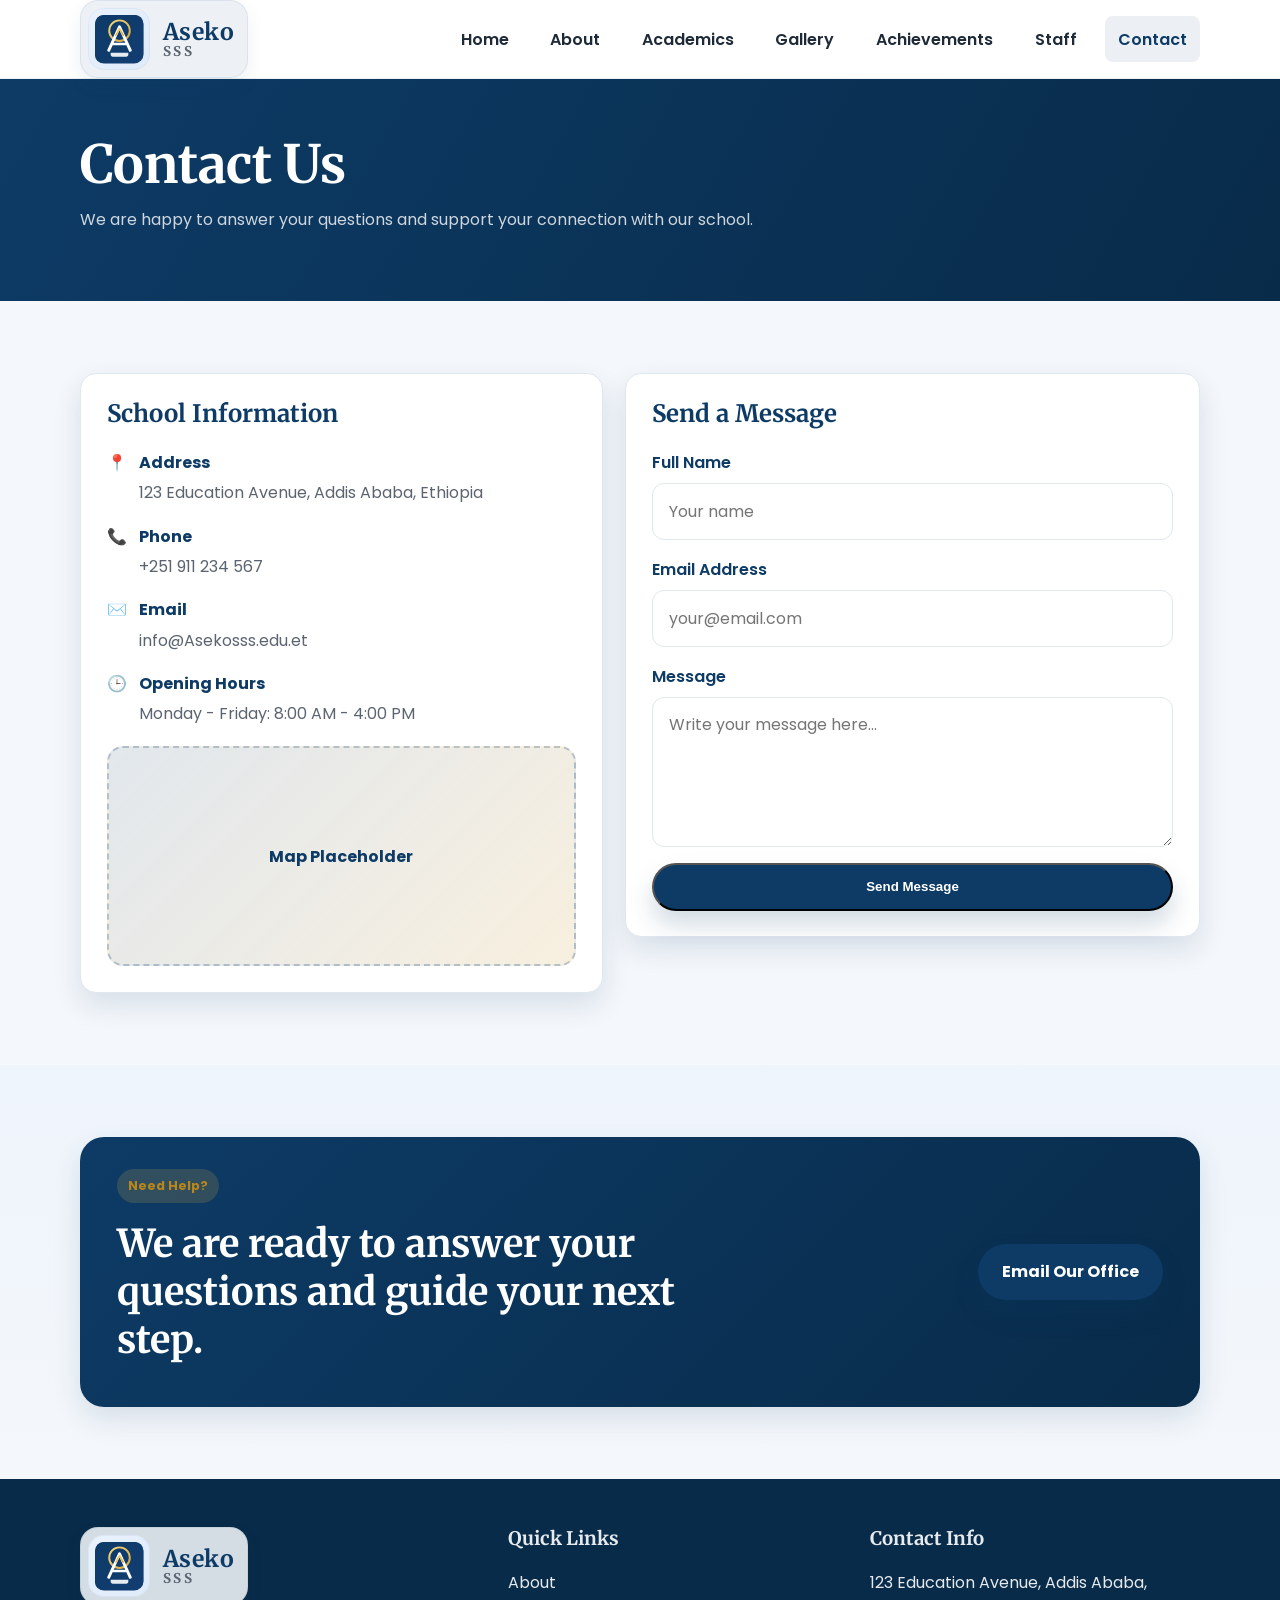
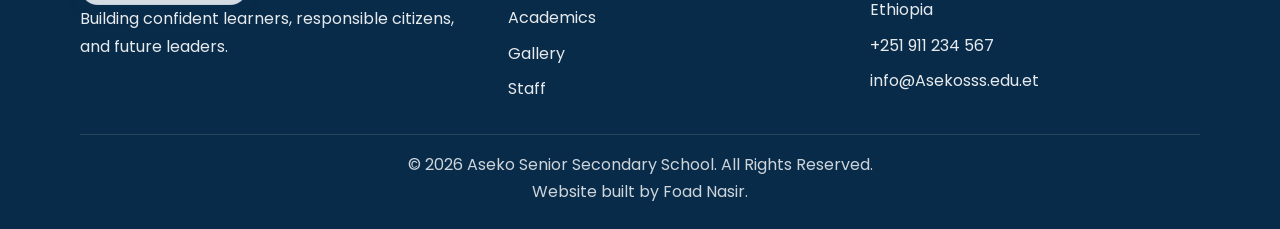
<file: contact.html>
<!DOCTYPE html>
<html lang="en">
  <head>
    <meta charset="UTF-8" />
    <meta name="viewport" content="width=device-width, initial-scale=1.0" />
    <title>Contact | Aseko Senior Secondary School</title>
    <meta
      name="description"
      content="Contact Aseko Senior Secondary School for admissions, questions, and school information."
    />
    <link rel="preconnect" href="https://fonts.googleapis.com" />
    <link rel="preconnect" href="https://fonts.gstatic.com" crossorigin />
    <link
      href="https://fonts.googleapis.com/css2?family=Merriweather:wght@700&family=Poppins:wght@400;500;600;700&display=swap"
      rel="stylesheet"
    />
    <link rel="stylesheet" href="css/style.css" />
  </head>
  <body>
    <header class="site-header">
      <div class="container nav-wrap">
        <a href="index.html" class="brand" aria-label="Aseko Senior Secondary School home">
          <img src="images/logo-placeholder.svg" alt="Aseko Senior Secondary School logo" />
          <span class="brand-name"><span class="brand-line brand-line-main">Aseko</span><span class="brand-line brand-line-sub">SSS</span></span>
        </a>

        <input type="checkbox" id="nav-toggle" class="nav-toggle" />
        <label for="nav-toggle" class="nav-toggle-label" aria-label="Open navigation menu">☰</label>

        <nav class="main-nav" aria-label="Main navigation">
          <a href="index.html">Home</a>
          <a href="about.html">About</a>
          <a href="academics.html">Academics</a>
          <a href="gallery.html">Gallery</a>
          <a href="achievements.html">Achievements</a>
          <a href="staff.html">Staff</a>
          <a href="contact.html" class="active">Contact</a>
        </nav>
      </div>
    </header>

    <main>
      <section class="page-banner">
        <div class="container">
          <h1>Contact Us</h1>
          <p>
            We are happy to answer your questions and support your connection with our school.
          </p>
        </div>
      </section>

      <section class="section">
        <div class="container contact-grid">
          <div class="contact-box reveal-card">
            <h2>School Information</h2>
            <ul class="contact-list">
              <li>
                <span>📍</span>
                <div>
                  <strong>Address</strong>
                  123 Education Avenue, Addis Ababa, Ethiopia
                </div>
              </li>
              <li>
                <span>📞</span>
                <div>
                  <strong>Phone</strong>
                  +251 911 234 567
                </div>
              </li>
              <li>
                <span>✉️</span>
                <div>
                  <strong>Email</strong>
                  info@Asekosss.edu.et
                </div>
              </li>
              <li>
                <span>🕒</span>
                <div>
                  <strong>Opening Hours</strong>
                  Monday - Friday: 8:00 AM - 4:00 PM
                </div>
              </li>
            </ul>

            <div class="map-placeholder" aria-label="Map placeholder for school location">
              Map Placeholder
            </div>
          </div>

          <div class="form-card reveal-card">
            <h2>Send a Message</h2>
            <form action="#" method="post">
              <div class="form-row">
                <div class="form-group">
                  <label for="name">Full Name</label>
                  <input type="text" id="name" name="name" placeholder="Your name" />
                </div>

                <div class="form-group">
                  <label for="email">Email Address</label>
                  <input type="email" id="email" name="email" placeholder="your@email.com" />
                </div>

                <div class="form-group">
                  <label for="message">Message</label>
                  <textarea id="message" name="message" placeholder="Write your message here..."></textarea>
                </div>

                <button type="submit" class="btn btn-primary">Send Message</button>
              </div>
            </form>
          </div>
        </div>
      </section>

      <section class="section cta-spotlight">
        <div class="container">
          <div class="cta-banner reveal-card">
            <div>
              <span class="badge">Need Help?</span>
              <h2>We are ready to answer your questions and guide your next step.</h2>
            </div>
            <div class="cta-actions">
              <a href="mailto:info@Asekosss.edu.et" class="btn btn-primary">Email Our Office</a>
            </div>
          </div>
        </div>
      </section>
    </main>

    <footer class="site-footer">
      <div class="container">
        <div class="footer-grid">
          <div>
            <a href="index.html" class="brand" aria-label="Aseko Senior Secondary School home">
              <img src="images/logo-placeholder.svg" alt="Aseko Senior Secondary School logo" />
              <span class="brand-name"><span class="brand-line brand-line-main">Aseko</span><span class="brand-line brand-line-sub">SSS</span></span>
            </a>
            <p>Building confident learners, responsible citizens, and future leaders.</p>
          </div>

          <div>
            <h3>Quick Links</h3>
            <ul class="footer-links">
              <li><a href="about.html">About</a></li>
              <li><a href="academics.html">Academics</a></li>
              <li><a href="gallery.html">Gallery</a></li>
              <li><a href="staff.html">Staff</a></li>
            </ul>
          </div>

          <div>
            <h3>Contact Info</h3>
            <ul class="footer-links">
              <li>123 Education Avenue, Addis Ababa, Ethiopia</li>
              <li>+251 911 234 567</li>
              <li>info@Asekosss.edu.et</li>
            </ul>
          </div>
        </div>

        <div class="footer-bottom">
          &copy; 2026 Aseko Senior Secondary School. All Rights Reserved.<br>
          Website built by Foad Nasir.
        </div>
      </div>
    </footer>
  </body>
</html>
</file>
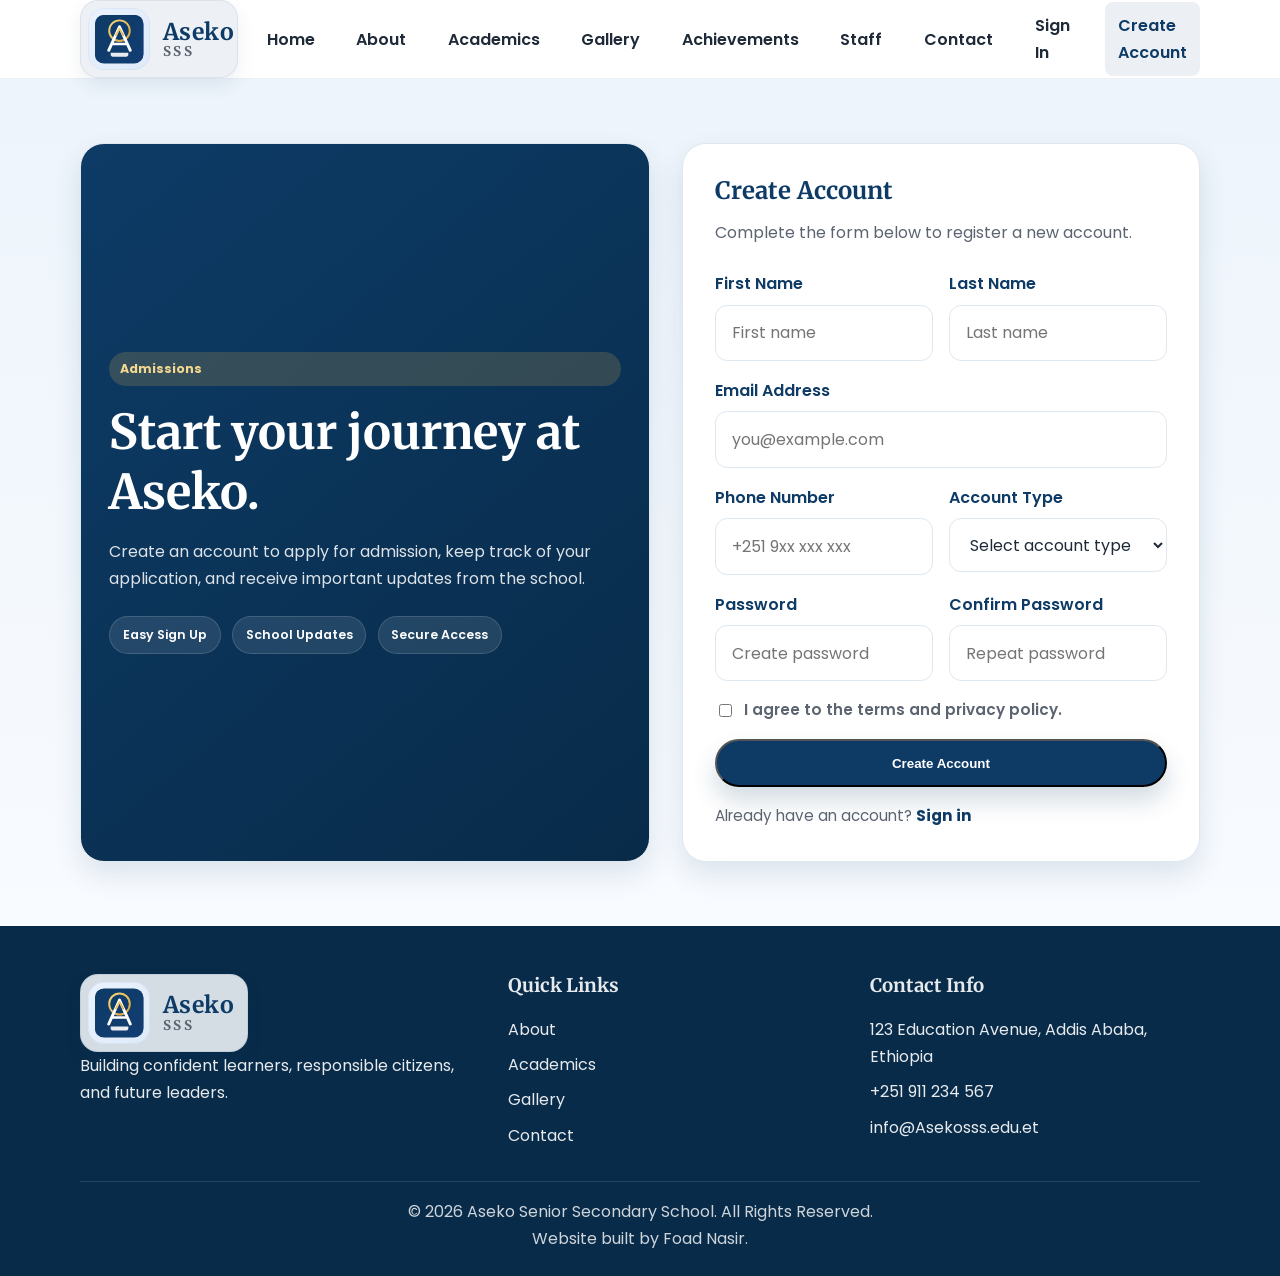
<file: create-account.html>
<!DOCTYPE html>
<html lang="en">
  <head>
    <meta charset="UTF-8" />
    <meta name="viewport" content="width=device-width, initial-scale=1.0" />
    <title>Create Account | Aseko Senior Secondary School</title>
    <meta
      name="description"
      content="Create a new account with Aseko Senior Secondary School to apply, register, and receive school updates."
    />
    <link rel="preconnect" href="https://fonts.googleapis.com" />
    <link rel="preconnect" href="https://fonts.gstatic.com" crossorigin />
    <link
      href="https://fonts.googleapis.com/css2?family=Merriweather:wght@700&family=Poppins:wght@400;500;600;700&display=swap"
      rel="stylesheet"
    />
    <link rel="stylesheet" href="css/style.css" />
  </head>
  <body>
    <header class="site-header">
      <div class="container nav-wrap">
        <a href="index.html" class="brand" aria-label="Aseko Senior Secondary School home">
          <img src="images/logo-placeholder.svg" alt="Aseko Senior Secondary School logo" />
          <span class="brand-name"><span class="brand-line brand-line-main">Aseko</span><span class="brand-line brand-line-sub">SSS</span></span>
        </a>

        <input type="checkbox" id="nav-toggle" class="nav-toggle" />
        <label for="nav-toggle" class="nav-toggle-label" aria-label="Open navigation menu">☰</label>

        <nav class="main-nav" aria-label="Main navigation">
          <a href="index.html">Home</a>
          <a href="about.html">About</a>
          <a href="academics.html">Academics</a>
          <a href="gallery.html">Gallery</a>
          <a href="achievements.html">Achievements</a>
          <a href="staff.html">Staff</a>
          <a href="contact.html">Contact</a>
          <a href="login.html">Sign In</a>
          <a href="create-account.html" class="active">Create Account</a>
        </nav>
      </div>
    </header>

    <main class="auth-page">
      <div class="container auth-shell">
        <section class="auth-panel auth-hero" aria-label="Create account overview">
          <span class="badge">Admissions</span>
          <h1>Start your journey at Aseko.</h1>
          <p>
            Create an account to apply for admission, keep track of your application, and receive important updates from the school.
          </p>
          <div class="auth-badges">
            <span>Easy Sign Up</span>
            <span>School Updates</span>
            <span>Secure Access</span>
          </div>
        </section>

        <section class="auth-panel auth-form-wrap">
          <h2>Create Account</h2>
          <p>Complete the form below to register a new account.</p>

          <form class="auth-form" action="#" method="post">
            <div class="form-row split">
              <div class="form-group">
                <label for="first-name">First Name</label>
                <input type="text" id="first-name" name="first-name" placeholder="First name" />
              </div>

              <div class="form-group">
                <label for="last-name">Last Name</label>
                <input type="text" id="last-name" name="last-name" placeholder="Last name" />
              </div>
            </div>

            <div class="form-group">
              <label for="reg-email">Email Address</label>
              <input type="email" id="reg-email" name="reg-email" placeholder="you@example.com" />
            </div>

            <div class="form-row split">
              <div class="form-group">
                <label for="phone">Phone Number</label>
                <input type="tel" id="phone" name="phone" placeholder="+251 9xx xxx xxx" />
              </div>

              <div class="form-group">
                <label for="role">Account Type</label>
                <select id="role" name="role">
                  <option value="">Select account type</option>
                  <option>Student</option>
                  <option>Parent/Guardian</option>
                  <option>Staff</option>
                </select>
              </div>
            </div>

            <div class="form-row split">
              <div class="form-group">
                <label for="new-password">Password</label>
                <input type="password" id="new-password" name="new-password" placeholder="Create password" />
              </div>

              <div class="form-group">
                <label for="confirm-password">Confirm Password</label>
                <input type="password" id="confirm-password" name="confirm-password" placeholder="Repeat password" />
              </div>
            </div>

            <label class="inline-check" for="terms">
              <input type="checkbox" id="terms" name="terms" />
              I agree to the terms and privacy policy.
            </label>

            <button type="submit" class="btn btn-primary">Create Account</button>
          </form>

          <div class="auth-links">
            <span>Already have an account? <a href="login.html">Sign in</a></span>
          </div>
        </section>
      </div>
    </main>

    <footer class="site-footer">
      <div class="container">
        <div class="footer-grid">
          <div>
            <a href="index.html" class="brand" aria-label="Aseko Senior Secondary School home">
              <img src="images/logo-placeholder.svg" alt="Aseko Senior Secondary School logo" />
              <span class="brand-name"><span class="brand-line brand-line-main">Aseko</span><span class="brand-line brand-line-sub">SSS</span></span>
            </a>
            <p>Building confident learners, responsible citizens, and future leaders.</p>
          </div>

          <div>
            <h3>Quick Links</h3>
            <ul class="footer-links">
              <li><a href="about.html">About</a></li>
              <li><a href="academics.html">Academics</a></li>
              <li><a href="gallery.html">Gallery</a></li>
              <li><a href="contact.html">Contact</a></li>
            </ul>
          </div>

          <div>
            <h3>Contact Info</h3>
            <ul class="footer-links">
              <li>123 Education Avenue, Addis Ababa, Ethiopia</li>
              <li>+251 911 234 567</li>
              <li>info@Asekosss.edu.et</li>
            </ul>
          </div>
        </div>

        <div class="footer-bottom">
          &copy; 2026 Aseko Senior Secondary School. All Rights Reserved.<br>
          Website built by Foad Nasir.
        </div>
      </div>
    </footer>
  </body>
</html>
</file>
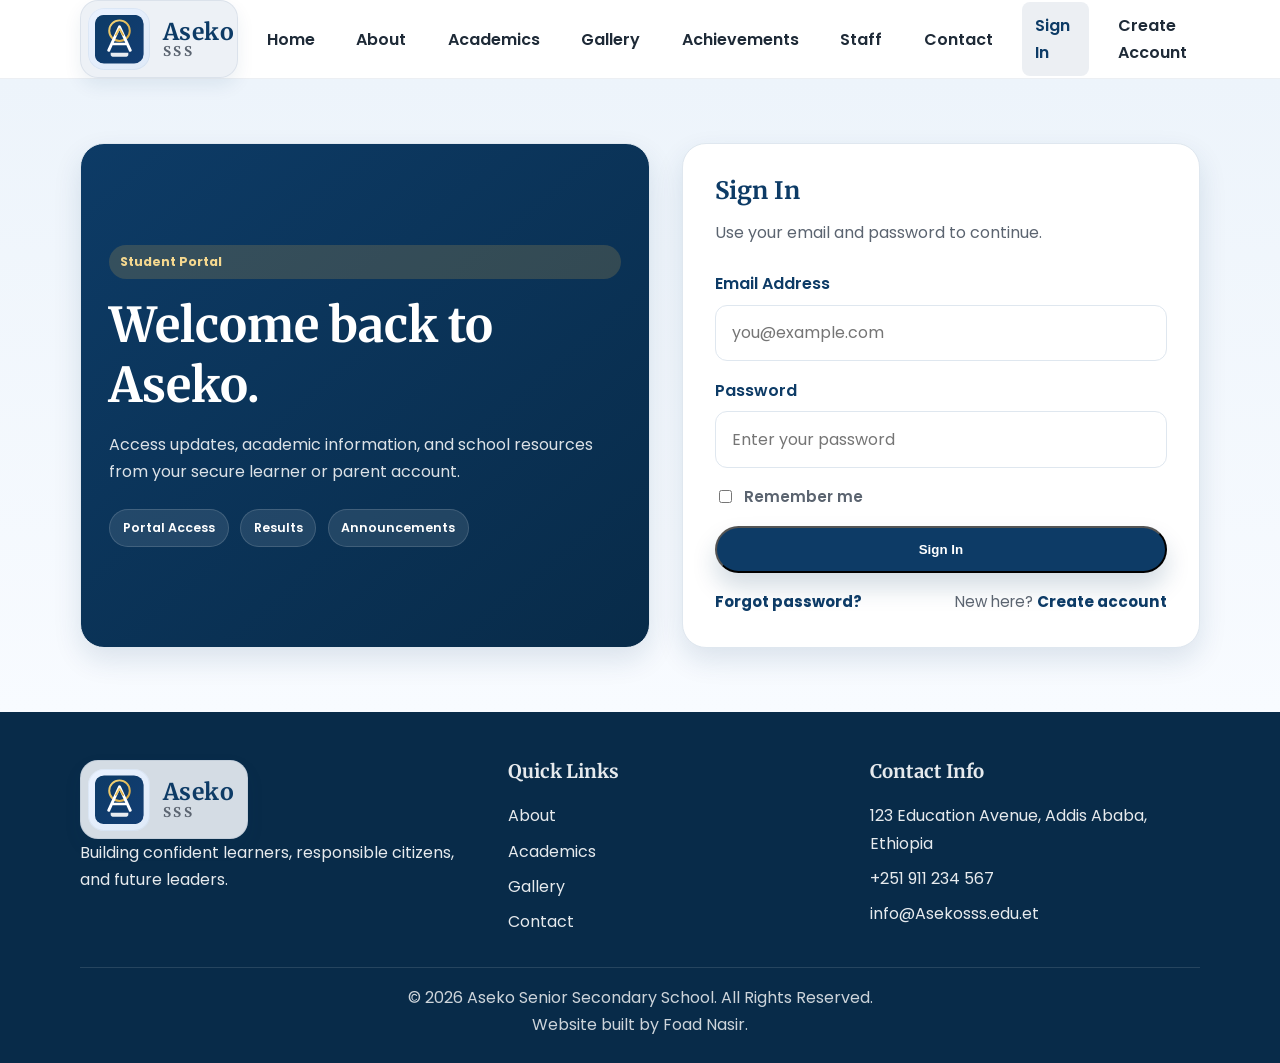
<file: login.html>
<!DOCTYPE html>
<html lang="en">
  <head>
    <meta charset="UTF-8" />
    <meta name="viewport" content="width=device-width, initial-scale=1.0" />
    <title>Sign In | Aseko Senior Secondary School</title>
    <meta
      name="description"
      content="Sign in to your Aseko Senior Secondary School account to access student resources and school updates."
    />
    <link rel="preconnect" href="https://fonts.googleapis.com" />
    <link rel="preconnect" href="https://fonts.gstatic.com" crossorigin />
    <link
      href="https://fonts.googleapis.com/css2?family=Merriweather:wght@700&family=Poppins:wght@400;500;600;700&display=swap"
      rel="stylesheet"
    />
    <link rel="stylesheet" href="css/style.css" />
  </head>
  <body>
    <header class="site-header">
      <div class="container nav-wrap">
        <a href="index.html" class="brand" aria-label="Aseko Senior Secondary School home">
          <img src="images/logo-placeholder.svg" alt="Aseko Senior Secondary School logo" />
          <span class="brand-name"><span class="brand-line brand-line-main">Aseko</span><span class="brand-line brand-line-sub">SSS</span></span>
        </a>

        <input type="checkbox" id="nav-toggle" class="nav-toggle" />
        <label for="nav-toggle" class="nav-toggle-label" aria-label="Open navigation menu">☰</label>

        <nav class="main-nav" aria-label="Main navigation">
          <a href="index.html">Home</a>
          <a href="about.html">About</a>
          <a href="academics.html">Academics</a>
          <a href="gallery.html">Gallery</a>
          <a href="achievements.html">Achievements</a>
          <a href="staff.html">Staff</a>
          <a href="contact.html">Contact</a>
          <a href="login.html" class="active">Sign In</a>
          <a href="create-account.html">Create Account</a>
        </nav>
      </div>
    </header>

    <main class="auth-page">
      <div class="container auth-shell">
        <section class="auth-panel auth-hero" aria-label="Sign in overview">
          <span class="badge">Student Portal</span>
          <h1>Welcome back to Aseko.</h1>
          <p>
            Access updates, academic information, and school resources from your secure learner or parent account.
          </p>
          <div class="auth-badges">
            <span>Portal Access</span>
            <span>Results</span>
            <span>Announcements</span>
          </div>
        </section>

        <section class="auth-panel auth-form-wrap">
          <h2>Sign In</h2>
          <p>Use your email and password to continue.</p>

          <form class="auth-form" action="#" method="post">
            <div class="form-group">
              <label for="login-email">Email Address</label>
              <input type="email" id="login-email" name="login-email" placeholder="you@example.com" />
            </div>

            <div class="form-group">
              <label for="login-password">Password</label>
              <input type="password" id="login-password" name="login-password" placeholder="Enter your password" />
            </div>

            <label class="inline-check" for="remember-me">
              <input type="checkbox" id="remember-me" name="remember-me" />
              Remember me
            </label>

            <button type="submit" class="btn btn-primary">Sign In</button>
          </form>

          <div class="auth-links">
            <a href="#">Forgot password?</a>
            <span>New here? <a href="create-account.html">Create account</a></span>
          </div>
        </section>
      </div>
    </main>

    <footer class="site-footer">
      <div class="container">
        <div class="footer-grid">
          <div>
            <a href="index.html" class="brand" aria-label="Aseko Senior Secondary School home">
              <img src="images/logo-placeholder.svg" alt="Aseko Senior Secondary School logo" />
              <span class="brand-name"><span class="brand-line brand-line-main">Aseko</span><span class="brand-line brand-line-sub">SSS</span></span>
            </a>
            <p>Building confident learners, responsible citizens, and future leaders.</p>
          </div>

          <div>
            <h3>Quick Links</h3>
            <ul class="footer-links">
              <li><a href="about.html">About</a></li>
              <li><a href="academics.html">Academics</a></li>
              <li><a href="gallery.html">Gallery</a></li>
              <li><a href="contact.html">Contact</a></li>
            </ul>
          </div>

          <div>
            <h3>Contact Info</h3>
            <ul class="footer-links">
              <li>123 Education Avenue, Addis Ababa, Ethiopia</li>
              <li>+251 911 234 567</li>
              <li>info@Asekosss.edu.et</li>
            </ul>
          </div>
        </div>

        <div class="footer-bottom">
          &copy; 2026 Aseko Senior Secondary School. All Rights Reserved.<br>
          Website built by Foad Nasir.
        </div>
      </div>
    </footer>
  </body>
</html>
</file>
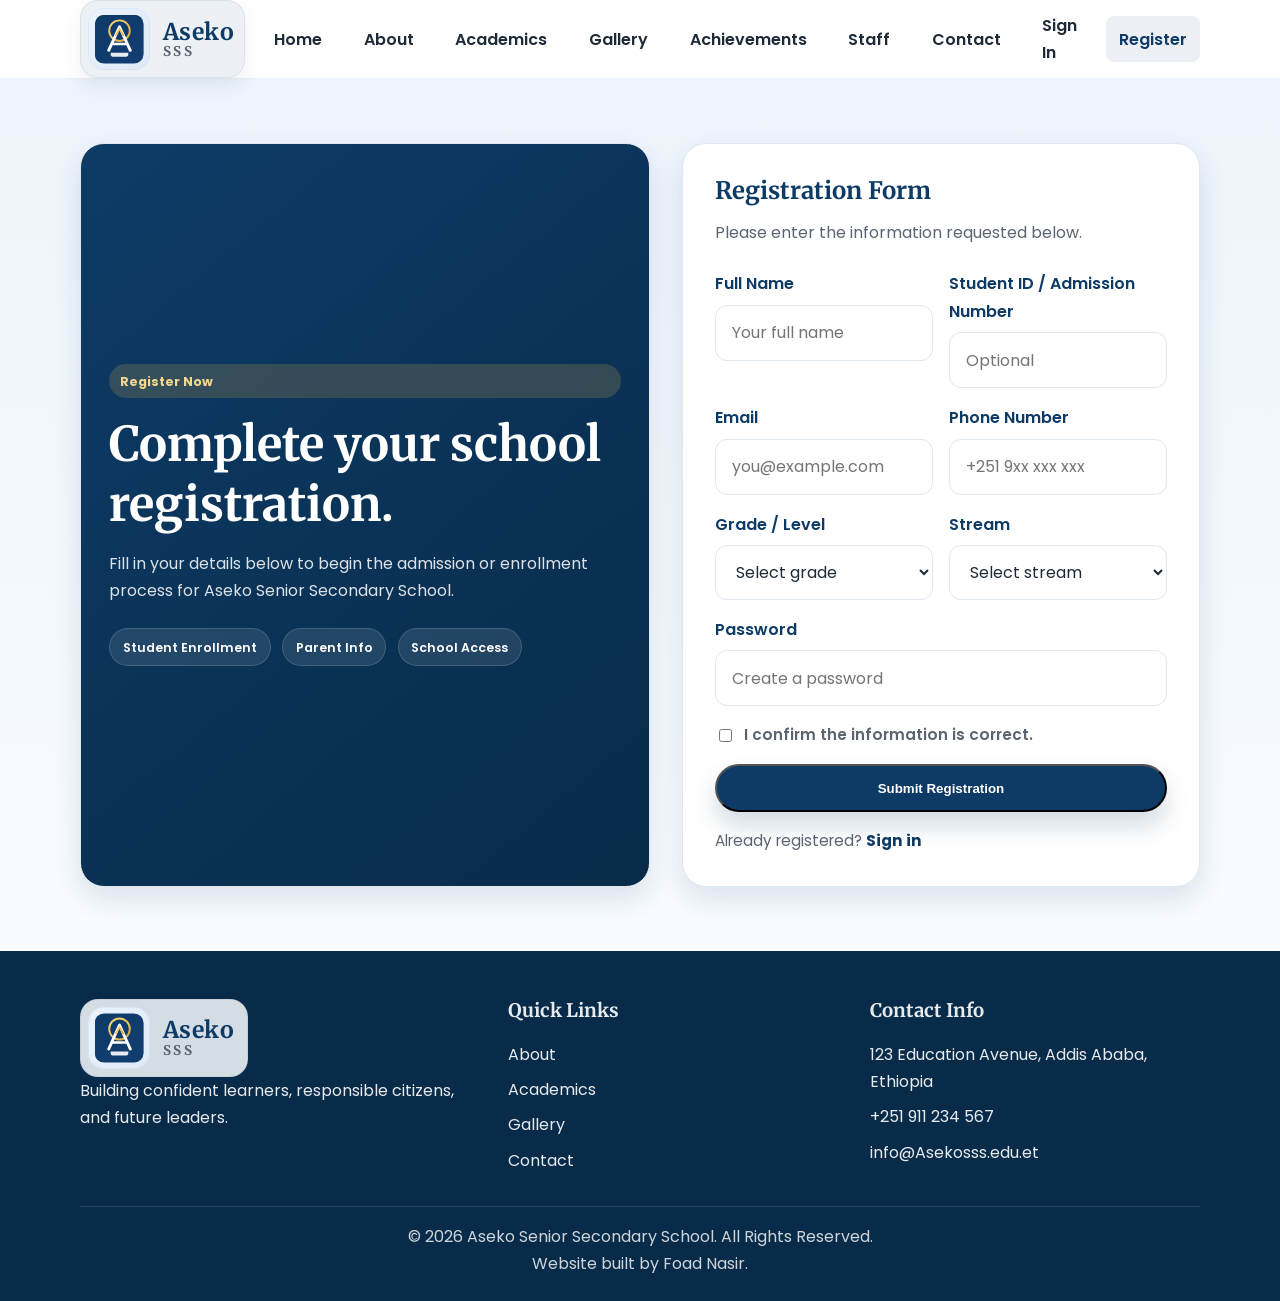
<file: register.html>
<!DOCTYPE html>
<html lang="en">
  <head>
    <meta charset="UTF-8" />
    <meta name="viewport" content="width=device-width, initial-scale=1.0" />
    <title>Registration Form | Aseko Senior Secondary School</title>
    <meta
      name="description"
      content="Complete the Aseko Senior Secondary School registration form for student and parent account creation."
    />
    <link rel="preconnect" href="https://fonts.googleapis.com" />
    <link rel="preconnect" href="https://fonts.gstatic.com" crossorigin />
    <link
      href="https://fonts.googleapis.com/css2?family=Merriweather:wght@700&family=Poppins:wght@400;500;600;700&display=swap"
      rel="stylesheet"
    />
    <link rel="stylesheet" href="css/style.css" />
  </head>
  <body>
    <header class="site-header">
      <div class="container nav-wrap">
        <a href="index.html" class="brand" aria-label="Aseko Senior Secondary School home">
          <img src="images/logo-placeholder.svg" alt="Aseko Senior Secondary School logo" />
          <span class="brand-name"><span class="brand-line brand-line-main">Aseko</span><span class="brand-line brand-line-sub">SSS</span></span>
        </a>

        <input type="checkbox" id="nav-toggle" class="nav-toggle" />
        <label for="nav-toggle" class="nav-toggle-label" aria-label="Open navigation menu">☰</label>

        <nav class="main-nav" aria-label="Main navigation">
          <a href="index.html">Home</a>
          <a href="about.html">About</a>
          <a href="academics.html">Academics</a>
          <a href="gallery.html">Gallery</a>
          <a href="achievements.html">Achievements</a>
          <a href="staff.html">Staff</a>
          <a href="contact.html">Contact</a>
          <a href="login.html">Sign In</a>
          <a href="register.html" class="active">Register</a>
        </nav>
      </div>
    </header>

    <main class="auth-page">
      <div class="container auth-shell">
        <section class="auth-panel auth-hero" aria-label="Registration overview">
          <span class="badge">Register Now</span>
          <h1>Complete your school registration.</h1>
          <p>
            Fill in your details below to begin the admission or enrollment process for Aseko Senior Secondary School.
          </p>
          <div class="auth-badges">
            <span>Student Enrollment</span>
            <span>Parent Info</span>
            <span>School Access</span>
          </div>
        </section>

        <section class="auth-panel auth-form-wrap">
          <h2>Registration Form</h2>
          <p>Please enter the information requested below.</p>

          <form class="auth-form" action="#" method="post">
            <div class="form-row split">
              <div class="form-group">
                <label for="student-name">Full Name</label>
                <input type="text" id="student-name" name="student-name" placeholder="Your full name" />
              </div>

              <div class="form-group">
                <label for="student-id">Student ID / Admission Number</label>
                <input type="text" id="student-id" name="student-id" placeholder="Optional" />
              </div>
            </div>

            <div class="form-row split">
              <div class="form-group">
                <label for="reg-email">Email</label>
                <input type="email" id="reg-email" name="reg-email" placeholder="you@example.com" />
              </div>

              <div class="form-group">
                <label for="reg-phone">Phone Number</label>
                <input type="tel" id="reg-phone" name="reg-phone" placeholder="+251 9xx xxx xxx" />
              </div>
            </div>

            <div class="form-row split">
              <div class="form-group">
                <label for="grade-level">Grade / Level</label>
                <select id="grade-level" name="grade-level">
                  <option value="">Select grade</option>
                  <option>Grade 9</option>
                  <option>Grade 10</option>
                  <option>Grade 11</option>
                  <option>Grade 12</option>
                </select>
              </div>

              <div class="form-group">
                <label for="stream">Stream</label>
                <select id="stream" name="stream">
                  <option value="">Select stream</option>
                  <option>Natural Science</option>
                  <option>Social Science</option>
                  <option>Business</option>
                </select>
              </div>
            </div>

            <div class="form-group">
              <label for="reg-password">Password</label>
              <input type="password" id="reg-password" name="reg-password" placeholder="Create a password" />
            </div>

            <label class="inline-check" for="reg-terms">
              <input type="checkbox" id="reg-terms" name="reg-terms" />
              I confirm the information is correct.
            </label>

            <button type="submit" class="btn btn-primary">Submit Registration</button>
          </form>

          <div class="auth-links">
            <span>Already registered? <a href="login.html">Sign in</a></span>
          </div>
        </section>
      </div>
    </main>

    <footer class="site-footer">
      <div class="container">
        <div class="footer-grid">
          <div>
            <a href="index.html" class="brand" aria-label="Aseko Senior Secondary School home">
              <img src="images/logo-placeholder.svg" alt="Aseko Senior Secondary School logo" />
              <span class="brand-name"><span class="brand-line brand-line-main">Aseko</span><span class="brand-line brand-line-sub">SSS</span></span>
            </a>
            <p>Building confident learners, responsible citizens, and future leaders.</p>
          </div>

          <div>
            <h3>Quick Links</h3>
            <ul class="footer-links">
              <li><a href="about.html">About</a></li>
              <li><a href="academics.html">Academics</a></li>
              <li><a href="gallery.html">Gallery</a></li>
              <li><a href="contact.html">Contact</a></li>
            </ul>
          </div>

          <div>
            <h3>Contact Info</h3>
            <ul class="footer-links">
              <li>123 Education Avenue, Addis Ababa, Ethiopia</li>
              <li>+251 911 234 567</li>
              <li>info@Asekosss.edu.et</li>
            </ul>
          </div>
        </div>

        <div class="footer-bottom">
          &copy; 2026 Aseko Senior Secondary School. All Rights Reserved.<br>
          Website built by Foad Nasir.
        </div>
      </div>
    </footer>
  </body>
</html>
</file>
<file: css/style.css>
:root {
  --primary: #0d3b66;
  --primary-dark: #082b49;
  --secondary: #d6a94b;
  --secondary-dark: #b9861b;
  --text: #1e2a37;
  --muted: #5b6470;
  --background: #f4f7fb;
  --panel: #ffffff;
  --line: #dfe7ef;
  --success: #1d7a5c;
  --shadow: 0 12px 28px rgba(13, 59, 102, 0.12);
  --radius: 16px;
  --heading-font: 'Merriweather', serif;
  --body-font: 'Poppins', sans-serif;
}

* {
  box-sizing: border-box;
}

html {
  scroll-behavior: smooth;
}

body {
  margin: 0;
  font-family: var(--body-font);
  background: var(--background);
  color: var(--text);
  line-height: 1.7;
}

a {
  text-decoration: none;
  color: inherit;
}

img {
  max-width: 100%;
  display: block;
}

figure {
  margin: 0;
}

ul {
  list-style: none;
  padding: 0;
  margin: 0;
}

h1, h2, h3, h4 {
  font-family: var(--heading-font);
  color: var(--primary);
  margin-top: 0;
  line-height: 1.25;
}

p {
  margin-top: 0;
}

.container {
  width: min(1120px, calc(100% - 1.5rem));
  margin: 0 auto;
}

.section {
  padding: 4.5rem 0;
}

.section-title {
  text-align: center;
  font-size: clamp(2rem, 4vw, 2.8rem);
  margin-bottom: 0.75rem;
}

.section-text {
  max-width: 700px;
  margin: 0 auto 2rem;
  text-align: center;
  color: var(--muted);
}

.site-header {
  position: sticky;
  top: 0;
  z-index: 999;
  background: rgba(255, 255, 255, 0.96);
  border-bottom: 1px solid rgba(13, 59, 102, 0.08);
  backdrop-filter: blur(10px);
}

.nav-wrap {
  display: flex;
  align-items: center;
  justify-content: space-between;
  min-height: 76px;
  gap: 1rem;
  position: relative;
}

.brand {
  display: inline-flex;
  align-items: center;
  gap: 0.8rem;
  font-weight: 700;
  color: var(--primary);
  background: rgba(236, 240, 245, 0.9);
  border: 1px solid rgba(13, 59, 102, 0.08);
  border-radius: 18px;
  padding: 0.45rem 0.8rem 0.45rem 0.45rem;
  box-shadow: 0 8px 18px rgba(13, 59, 102, 0.08);
}

.brand img {
  width: 62px;
  height: 62px;
  border-radius: 16px;
  background: linear-gradient(135deg, #eaf2ff, #dfeaf8);
  padding: 0.4rem;
  box-shadow: inset 0 0 0 1px rgba(13, 59, 102, 0.05);
}

.brand-name {
  display: flex;
  flex-direction: column;
  align-items: flex-start;
  justify-content: center;
  line-height: 1;
  font-family: var(--heading-font);
  letter-spacing: 0.03em;
}

.brand-line {
  display: block;
}

.brand-line-main {
  font-size: clamp(1.25rem, 1.8vw, 1.8rem);
  color: var(--primary);
}

.brand-line-sub {
  font-size: 0.84rem;
  letter-spacing: 0.18em;
  color: var(--muted);
  margin-top: 0.18rem;
  text-transform: uppercase;
}

.main-nav {
  display: flex;
  align-items: center;
  gap: 1rem;
}

.main-nav a {
  color: var(--text);
  font-weight: 600;
  padding: 0.6rem 0.8rem;
  border-radius: 8px;
  transition: background 0.25s ease, color 0.25s ease;
}

.main-nav a:hover,
.main-nav a.active {
  background: rgba(13, 59, 102, 0.08);
  color: var(--primary);
}

.nav-toggle,
.nav-toggle-label {
  display: none;
}

.btn {
  display: inline-block;
  padding: 0.9rem 1.5rem;
  border-radius: 999px;
  font-weight: 700;
  transition: transform 0.25s ease, box-shadow 0.25s ease, background 0.25s ease;
}

.btn:hover {
  transform: translateY(-2px);
}

.btn-primary {
  background: var(--primary);
  color: #fff;
  box-shadow: 0 14px 24px rgba(13, 59, 102, 0.18);
}

.btn-primary:hover {
  background: var(--primary-dark);
}

.btn-secondary {
  background: var(--secondary);
  color: #fff;
  box-shadow: 0 14px 24px rgba(214, 169, 75, 0.25);
}

.btn-secondary:hover {
  background: var(--secondary-dark);
}

.premium-highlight {
  background: linear-gradient(180deg, rgba(237, 244, 251, 0.8), rgba(255, 255, 255, 0.7));
}

.split-showcase {
  display: grid;
  grid-template-columns: 1.2fr 0.8fr;
  gap: 2rem;
  align-items: center;
}

.showcase-copy,
.showcase-card {
  background: var(--panel);
  border: 1px solid var(--line);
  border-radius: 26px;
  box-shadow: var(--shadow);
  padding: 2rem;
}

.showcase-copy h2 {
  font-size: clamp(2rem, 3vw, 2.8rem);
  margin-bottom: 1rem;
}

.check-list {
  list-style: none;
  margin: 1.2rem 0 1.8rem;
  padding: 0;
  display: grid;
  gap: 0.8rem;
}

.check-list li {
  position: relative;
  padding-left: 1.8rem;
  color: var(--muted);
  font-weight: 600;
}

.check-list li::before {
  content: "✓";
  position: absolute;
  left: 0;
  top: 0;
  color: var(--success);
  font-weight: 700;
}

.showcase-card {
  display: grid;
  gap: 1rem;
  background: linear-gradient(180deg, #f9fbff, #eef5ff);
}

.mini-stat {
  background: var(--panel);
  border: 1px solid var(--line);
  border-radius: 18px;
  padding: 1.25rem;
}

.mini-stat.alt {
  background: linear-gradient(135deg, rgba(214, 169, 75, 0.12), rgba(13, 59, 102, 0.04));
}

.mini-label {
  display: inline-block;
  margin-bottom: 0.5rem;
  font-size: 0.76rem;
  text-transform: uppercase;
  letter-spacing: 0.08em;
  color: var(--secondary-dark);
  font-weight: 800;
}

.mini-stat strong {
  display: block;
  font-size: clamp(1.7rem, 2vw, 2.4rem);
  color: var(--primary);
  margin-bottom: 0.4rem;
}

.mini-stat p {
  color: var(--muted);
  margin: 0;
}

.hero {
  position: relative;
  background: linear-gradient(120deg, rgba(13, 59, 102, 0.88), rgba(13, 59, 102, 0.72)),
    url('https://images.unsplash.com/photo-1503676260728-1c00da094a0b?auto=format&fit=crop&w=1200&q=80') center/cover no-repeat;
  color: #fff;
  min-height: 620px;
  display: flex;
  align-items: center;
  overflow: hidden;
}

.hero::after {
  content: "";
  position: absolute;
  inset: 0;
  background: linear-gradient(135deg, rgba(214, 169, 75, 0.12), transparent 45%);
}

.hero-inner {
  display: grid;
  grid-template-columns: 1.2fr 0.8fr;
  align-items: center;
  gap: 2rem;
  padding: 4rem 0;
  position: relative;
  z-index: 1;
}

.hero-copy {
  max-width: 650px;
  animation: fadeUp 0.8s ease-out;
}

.hero-kicker {
  display: inline-block;
  padding: 0.45rem 0.8rem;
  border-radius: 999px;
  background: rgba(214, 169, 75, 0.18);
  color: #f9e7ae;
  font-weight: 700;
  letter-spacing: 0.08em;
  text-transform: uppercase;
  font-size: 0.75rem;
  margin-bottom: 1rem;
}

.hero h1 {
  color: #fff;
  font-size: clamp(2.4rem, 5vw, 4.5rem);
  margin-bottom: 1rem;
}

.hero p {
  color: rgba(255, 255, 255, 0.9);
  font-size: 1.08rem;
  margin-bottom: 1.8rem;
}

.hero-actions {
  display: flex;
  flex-wrap: wrap;
  gap: 1rem;
}

.hero-card {
  background: rgba(255, 255, 255, 0.09);
  border: 1px solid rgba(255, 255, 255, 0.15);
  padding: 1.5rem;
  border-radius: var(--radius);
  backdrop-filter: blur(8px);
  animation: floatCard 4s ease-in-out infinite;
}

.hero-card h3 {
  color: #fff;
  margin-bottom: 0.2rem;
}

.hero-card .motto {
  font-size: 2rem;
  color: #f5d88f;
  margin-bottom: 0.5rem;
}

.reveal-card {
  animation: fadeUp 0.8s ease-out;
}

.discover-panel,
.highlight-panel {
  min-height: 100%;
}

.mini-list {
  display: grid;
  gap: 0.6rem;
  margin-top: 1rem;
  padding-left: 1.2rem;
  list-style: disc;
  color: var(--muted);
}

.mini-grid {
  grid-template-columns: repeat(2, minmax(0, 1fr));
  margin-top: 1rem;
}

.mini-grid > div {
  background: rgba(13, 59, 102, 0.04);
  border-radius: 12px;
  padding: 0.9rem;
  border: 1px solid var(--line);
}

.mini-grid strong {
  display: block;
  color: var(--primary);
  margin-bottom: 0.35rem;
}

.stats-grid,
.highlights-grid,
.info-grid,
.card-grid,
.gallery-grid,
.staff-grid,
.contact-grid,
.timeline,
.mini-grid {
  display: grid;
  gap: 1.4rem;
}

.stats-grid {
  grid-template-columns: repeat(4, minmax(0, 1fr));
  margin-top: 2rem;
}

.stat-item {
  background: var(--panel);
  border-radius: var(--radius);
  box-shadow: var(--shadow);
  padding: 1.5rem 1rem;
  text-align: center;
}

.stat-item strong {
  display: block;
  font-size: clamp(1.8rem, 3vw, 2.6rem);
  color: var(--primary);
}

.stat-item span {
  color: var(--muted);
  font-weight: 600;
}

.news-grid,
.feature-grid,
.achievement-grid,
.value-grid {
  display: grid;
  grid-template-columns: repeat(3, minmax(0, 1fr));
  gap: 1.5rem;
}

.card {
  background: var(--panel);
  border-radius: var(--radius);
  box-shadow: var(--shadow);
  padding: 1.5rem;
  border: 1px solid var(--line);
  transition: transform 0.25s ease, box-shadow 0.25s ease;
}

.card:hover,
.feature-card:hover,
.staff-card:hover,
.gallery-item:hover {
  transform: translateY(-6px);
  box-shadow: 0 18px 30px rgba(13, 59, 102, 0.15);
}

.card h3 {
  margin-bottom: 0.7rem;
}

.card p,
.card li {
  color: var(--muted);
}

.badge {
  display: inline-flex;
  align-items: center;
  padding: 0.4rem 0.7rem;
  background: rgba(214, 169, 75, 0.18);
  border-radius: 999px;
  color: var(--secondary-dark);
  font-weight: 700;
  margin-bottom: 1rem;
  font-size: 0.78rem;
}

.feature-grid {
  grid-template-columns: repeat(3, minmax(0, 1fr));
}

.feature-card {
  background: var(--panel);
  border-radius: var(--radius);
  padding: 1.5rem;
  box-shadow: var(--shadow);
  border: 1px solid var(--line);
}

.cta-spotlight {
  background: linear-gradient(180deg, rgba(237, 244, 251, 0.9), rgba(255, 255, 255, 0));
}

.cta-banner {
  display: grid;
  grid-template-columns: 1.4fr 0.9fr;
  align-items: center;
  gap: 1.5rem;
  padding: 2rem 2.3rem;
  background: linear-gradient(135deg, var(--primary), var(--primary-dark));
  border-radius: 24px;
  box-shadow: var(--shadow);
  color: #fff;
}

.cta-banner h2 {
  color: #fff;
  margin-bottom: 0.75rem;
  font-size: clamp(1.8rem, 3vw, 2.6rem);
}

.cta-banner p {
  margin-bottom: 0;
  color: rgba(255, 255, 255, 0.88);
}

.cta-actions {
  display: flex;
  justify-content: flex-end;
  gap: 1rem;
  flex-wrap: wrap;
}

.icon {
  width: 52px;
  height: 52px;
  border-radius: 14px;
  display: inline-flex;
  align-items: center;
  justify-content: center;
  background: rgba(13, 59, 102, 0.08);
  color: var(--primary);
  font-size: 1.5rem;
  margin-bottom: 1rem;
}

.page-banner {
  background: linear-gradient(120deg, var(--primary), var(--primary-dark));
  color: #fff;
  padding: 3.2rem 0;
}

.page-banner h1 {
  color: #fff;
  margin-bottom: 0.6rem;
  font-size: clamp(2.2rem, 5vw, 3.3rem);
}

.page-banner p {
  color: rgba(255, 255, 255, 0.8);
  max-width: 720px;
}

.info-grid {
  grid-template-columns: repeat(2, minmax(0, 1fr));
}

.image-panel {
  border-radius: var(--radius);
  overflow: hidden;
  min-height: 360px;
  box-shadow: var(--shadow);
}

.image-panel img {
  width: 100%;
  height: 100%;
  object-fit: cover;
}

.value-grid,
.achievement-grid,
.card-grid {
  grid-template-columns: repeat(3, minmax(0, 1fr));
}

.timeline {
  grid-template-columns: repeat(3, minmax(0, 1fr));
  margin-top: 2rem;
}

.timeline-item {
  background: var(--panel);
  border-left: 5px solid var(--secondary);
  border-radius: 0 var(--radius) var(--radius) 0;
  padding: 1.5rem;
  box-shadow: var(--shadow);
}

.timeline-item span {
  display: inline-block;
  font-weight: 700;
  color: var(--secondary-dark);
  margin-bottom: 0.5rem;
}

.gallery-grid {
  grid-template-columns: repeat(3, minmax(0, 1fr));
}

.gallery-item {
  background: var(--panel);
  border-radius: var(--radius);
  overflow: hidden;
  box-shadow: var(--shadow);
}

.gallery-item img {
  width: 100%;
  height: 240px;
  object-fit: cover;
  transition: transform 0.4s ease;
}

.gallery-item:hover img {
  transform: scale(1.04);
}

.gallery-item figcaption {
  padding: 1rem 1.1rem 1.2rem;
  color: var(--muted);
  font-weight: 600;
}

.staff-grid {
  grid-template-columns: repeat(4, minmax(0, 1fr));
}

.staff-card {
  background: var(--panel);
  border-radius: var(--radius);
  overflow: hidden;
  box-shadow: var(--shadow);
  text-align: center;
}

.staff-card img {
  width: 100%;
  height: 250px;
  object-fit: cover;
  background: #eef3fb;
}

.staff-card .content {
  padding: 1.2rem 1rem 1.5rem;
}

.staff-card h3 {
  margin-bottom: 0.25rem;
}

.staff-role {
  color: var(--secondary-dark);
  font-weight: 700;
  display: block;
  margin-bottom: 0.5rem;
}

.contact-grid {
  grid-template-columns: 1fr 1.1fr;
  align-items: start;
}

.contact-box,
.form-card {
  background: var(--panel);
  border-radius: var(--radius);
  box-shadow: var(--shadow);
  padding: 1.6rem;
  border: 1px solid var(--line);
}

.contact-list li {
  display: flex;
  gap: 0.8rem;
  align-items: flex-start;
  margin-bottom: 1rem;
  color: var(--muted);
}

.contact-list strong {
  color: var(--primary);
  display: block;
  margin-bottom: 0.2rem;
}

.map-placeholder {
  height: 220px;
  border-radius: var(--radius);
  background: linear-gradient(135deg, rgba(13, 59, 102, 0.12), rgba(214, 169, 75, 0.18));
  border: 2px dashed rgba(13, 59, 102, 0.25);
  display: grid;
  place-items: center;
  font-weight: 700;
  color: var(--primary);
  margin-top: 1.2rem;
}

.form-row {
  display: grid;
  gap: 1rem;
}

.form-group {
  display: flex;
  flex-direction: column;
  gap: 0.45rem;
}

label {
  font-weight: 600;
  color: var(--primary);
}

input,
textarea,
select {
  width: 100%;
  border: 1px solid var(--line);
  border-radius: 12px;
  padding: 0.85rem 1rem;
  font: inherit;
  background: #fff;
  color: var(--text);
}

input:focus,
textarea:focus,
select:focus {
  outline: 3px solid rgba(13, 59, 102, 0.12);
  border-color: var(--primary);
}

textarea {
  resize: vertical;
  min-height: 150px;
}

.auth-page {
  background: linear-gradient(180deg, #edf4fb 0%, #f8fbff 100%);
  padding: 4rem 0;
}

.auth-shell {
  display: grid;
  grid-template-columns: 1.1fr 1fr;
  gap: 2rem;
  align-items: stretch;
}

.auth-panel {
  background: var(--panel);
  border-radius: 24px;
  box-shadow: var(--shadow);
  border: 1px solid var(--line);
  overflow: hidden;
}

.auth-hero {
  background: linear-gradient(140deg, var(--primary), var(--primary-dark));
  color: #fff;
  padding: 2rem 1.75rem;
  display: flex;
  flex-direction: column;
  justify-content: center;
}

.auth-hero .badge {
  background: rgba(214, 169, 75, 0.2);
  color: #f5d88f;
}

.auth-hero h1 {
  color: #fff;
  font-size: clamp(2rem, 4vw, 3rem);
  margin-bottom: 1rem;
}

.auth-hero p {
  color: rgba(255, 255, 255, 0.86);
  margin-bottom: 1.5rem;
}

.auth-badges {
  display: flex;
  flex-wrap: wrap;
  gap: 0.7rem;
}

.auth-badges span {
  display: inline-block;
  background: rgba(255, 255, 255, 0.1);
  border: 1px solid rgba(255, 255, 255, 0.14);
  color: #fff;
  border-radius: 999px;
  padding: 0.45rem 0.8rem;
  font-size: 0.78rem;
  font-weight: 600;
}

.auth-form-wrap {
  padding: 2rem;
}

.auth-form-wrap h2 {
  margin-bottom: 0.8rem;
}

.auth-form-wrap > p {
  color: var(--muted);
  margin-bottom: 1.5rem;
}

.auth-form {
  display: grid;
  gap: 1rem;
}

.form-row.split {
  display: grid;
  grid-template-columns: repeat(2, minmax(0, 1fr));
  gap: 1rem;
}

.inline-check {
  display: flex;
  align-items: center;
  gap: 0.55rem;
  color: var(--muted);
  font-size: 0.95rem;
}

.inline-check input {
  width: auto;
}

.auth-links {
  display: flex;
  justify-content: space-between;
  gap: 1rem;
  align-items: center;
  margin-top: 1rem;
  color: var(--muted);
  font-size: 0.95rem;
}

.auth-links a {
  color: var(--primary);
  font-weight: 700;
}

.site-footer {
  background: var(--primary-dark);
  color: rgba(255, 255, 255, 0.9);
  padding: 3rem 0 1.5rem;
}

.footer-grid {
  display: grid;
  grid-template-columns: 1.2fr 1fr 1fr;
  gap: 2rem;
}

.site-footer h3,
.site-footer a,
.site-footer p {
  color: rgba(255, 255, 255, 0.9);
}

.footer-links {
  display: grid;
  gap: 0.5rem;
}

.footer-bottom {
  border-top: 1px solid rgba(255, 255, 255, 0.12);
  margin-top: 2rem;
  padding-top: 1rem;
  text-align: center;
  color: rgba(255, 255, 255, 0.8);
}

@keyframes fadeUp {
  from {
    opacity: 0;
    transform: translateY(20px);
  }
  to {
    opacity: 1;
    transform: translateY(0);
  }
}

@keyframes floatCard {
  0%,
  100% {
    transform: translateY(0);
  }
  50% {
    transform: translateY(-8px);
  }
}

.main-nav a {
  width: 100%;
}

@media (max-width: 900px) {
  .hero-inner,
  .contact-grid,
  .info-grid,
  .news-grid,
  .feature-grid,
  .achievement-grid,
  .value-grid,
  .gallery-grid,
  .staff-grid,
  .timeline,
  .footer-grid,
  .cta-banner,
  .auth-shell {
    grid-template-columns: 1fr 1fr;
  }

  .cta-actions {
    justify-content: flex-start;
  }

  .stats-grid {
    grid-template-columns: repeat(2, minmax(0, 1fr));
  }

  .form-row.split {
    grid-template-columns: 1fr;
  }

  .main-nav {
    position: absolute;
    top: 100%;
    left: 0;
    right: 0;
    display: none;
    background: #fff;
    border-top: 1px solid var(--line);
    box-shadow: 0 18px 28px rgba(13, 59, 102, 0.12);
    padding: 0.8rem 1rem 1rem;
    flex-direction: column;
    align-items: flex-start;
    width: 100%;
  }

  .nav-toggle-label {
    display: inline-flex;
    width: 44px;
    height: 44px;
    align-items: center;
    justify-content: center;
    border-radius: 12px;
    background: rgba(13, 59, 102, 0.06);
    color: var(--primary);
    font-size: 1.7rem;
    cursor: pointer;
  }

  .nav-toggle:checked ~ .main-nav {
    display: flex;
  }
}

@media (max-width: 640px) {
  .hero {
    min-height: 540px;
  }

  .hero-inner,
  .news-grid,
  .feature-grid,
  .achievement-grid,
  .value-grid,
  .gallery-grid,
  .staff-grid,
  .timeline,
  .footer-grid,
  .info-grid,
  .contact-grid,
  .stats-grid,
  .cta-banner,
  .auth-shell {
    grid-template-columns: 1fr;
  }

  .section {
    padding: 3.5rem 0;
  }

  .hero-actions,
  .cta-actions {
    flex-direction: column;
    align-items: stretch;
    width: 100%;
  }

  .hero-actions .btn,
  .cta-actions .btn {
    width: 100%;
    text-align: center;
  }

  .site-header {
    position: sticky;
  }

  .brand-name {
    font-size: 0.93rem;
  }

  .nav-wrap {
    padding: 0.35rem 0;
  }

  .contact-list li {
    display: grid;
    grid-template-columns: 24px 1fr;
    gap: 0.6rem;
  }

  .cta-banner {
    padding: 1.4rem 1rem;
  }

  .auth-form-wrap,
  .auth-hero {
    padding: 1.4rem 1rem;
  }
}
</file>
